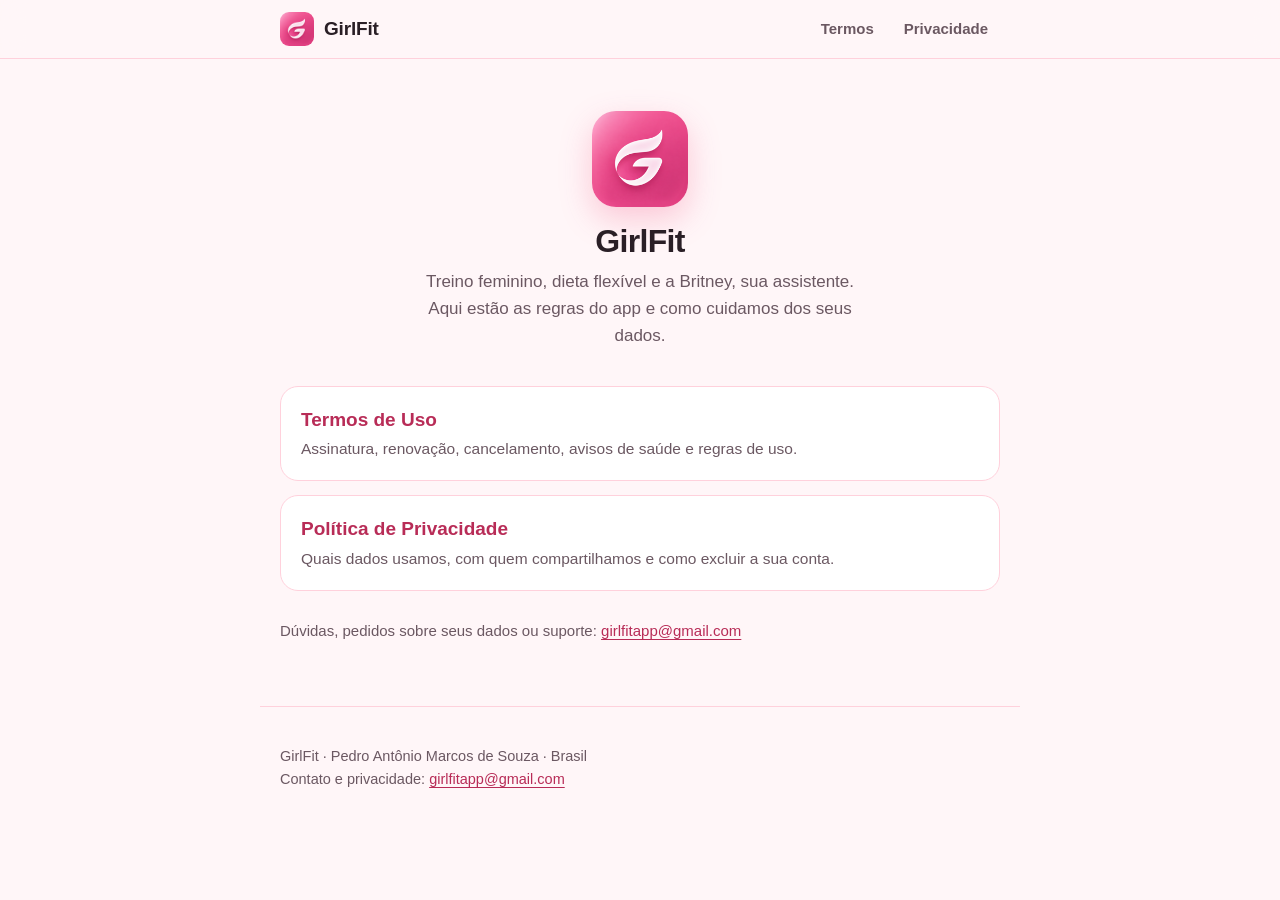
<file: index.html>
<!DOCTYPE html>
<html lang="pt-BR">
<head>
<meta charset="utf-8">
<meta name="viewport" content="width=device-width, initial-scale=1, viewport-fit=cover">
<title>GirlFit · Termos e Privacidade</title>
<meta name="description" content="Termos de Uso e Política de Privacidade do app GirlFit.">
<meta name="theme-color" content="#fff6f8" media="(prefers-color-scheme: light)">
<meta name="theme-color" content="#140f13" media="(prefers-color-scheme: dark)">
<link rel="canonical" href="https://pedrogoat23.github.io/girlfit-legal/">
<link rel="icon" type="image/png" href="assets/favicon.png">
<link rel="apple-touch-icon" href="assets/icon.png">
<link rel="stylesheet" href="assets/style.css">
</head>
<body>
<header class="top"><div class="top-inner">
<a class="brand" href="./"><img src="assets/icon.png" alt="" width="34" height="34"><span>GirlFit</span></a>
<nav aria-label="Páginas"><a href="termos/">Termos</a><a href="privacidade/">Privacidade</a></nav>
</div></header>
<main>
<section class="hero">
<img src="assets/icon.png" alt="Ícone do app GirlFit" width="96" height="96">
<h1>GirlFit</h1>
<p>Treino feminino, dieta flexível e a Britney, sua assistente. Aqui estão as regras do app e como cuidamos dos seus dados.</p>
</section>
<div class="cards">
<a class="card" href="termos/"><strong>Termos de Uso</strong><span>Assinatura, renovação, cancelamento, avisos de saúde e regras de uso.</span></a>
<a class="card" href="privacidade/"><strong>Política de Privacidade</strong><span>Quais dados usamos, com quem compartilhamos e como excluir a sua conta.</span></a>
</div>
<p class="updated">Dúvidas, pedidos sobre seus dados ou suporte: <a href="mailto:girlfitapp@gmail.com">girlfitapp@gmail.com</a></p>
</main>
<footer>
<p>GirlFit · Pedro Antônio Marcos de Souza · Brasil<br>
Contato e privacidade: <a href="mailto:girlfitapp@gmail.com">girlfitapp@gmail.com</a></p>
</footer>
</body>
</html>
</file>
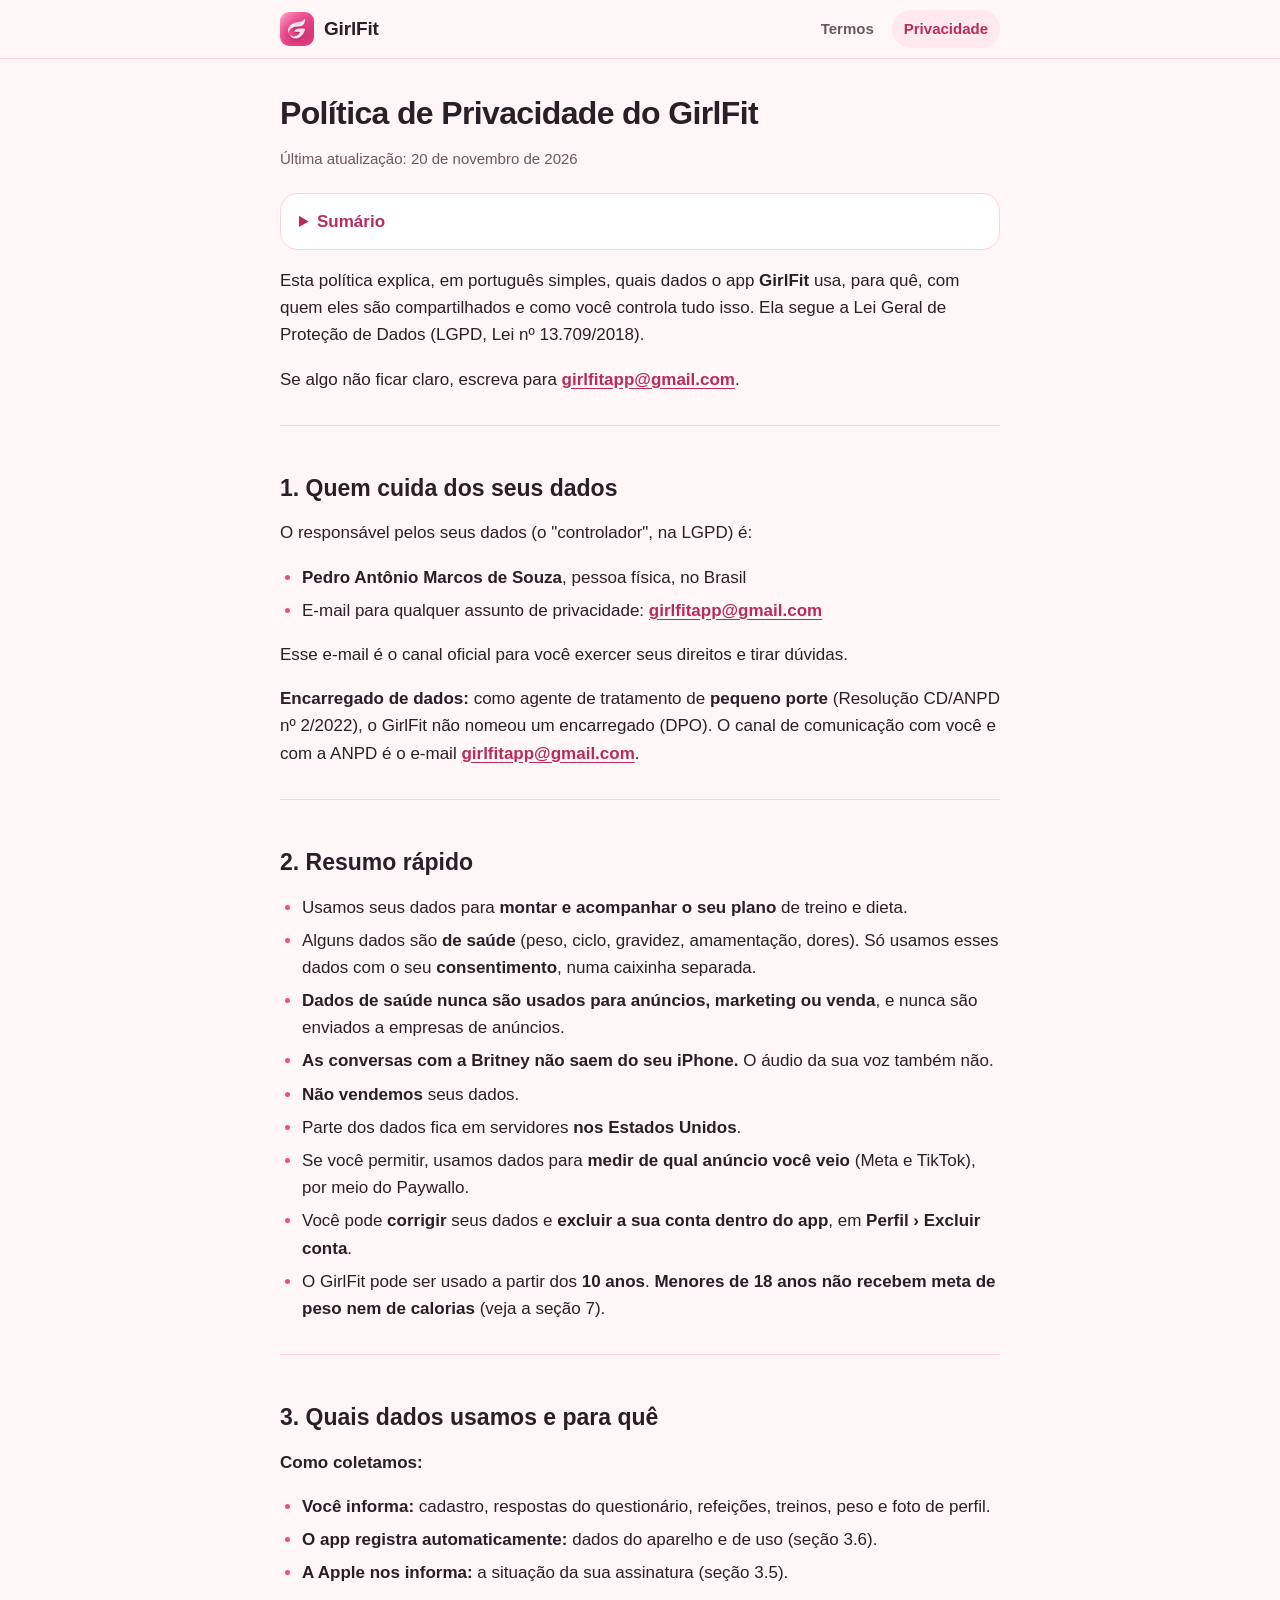
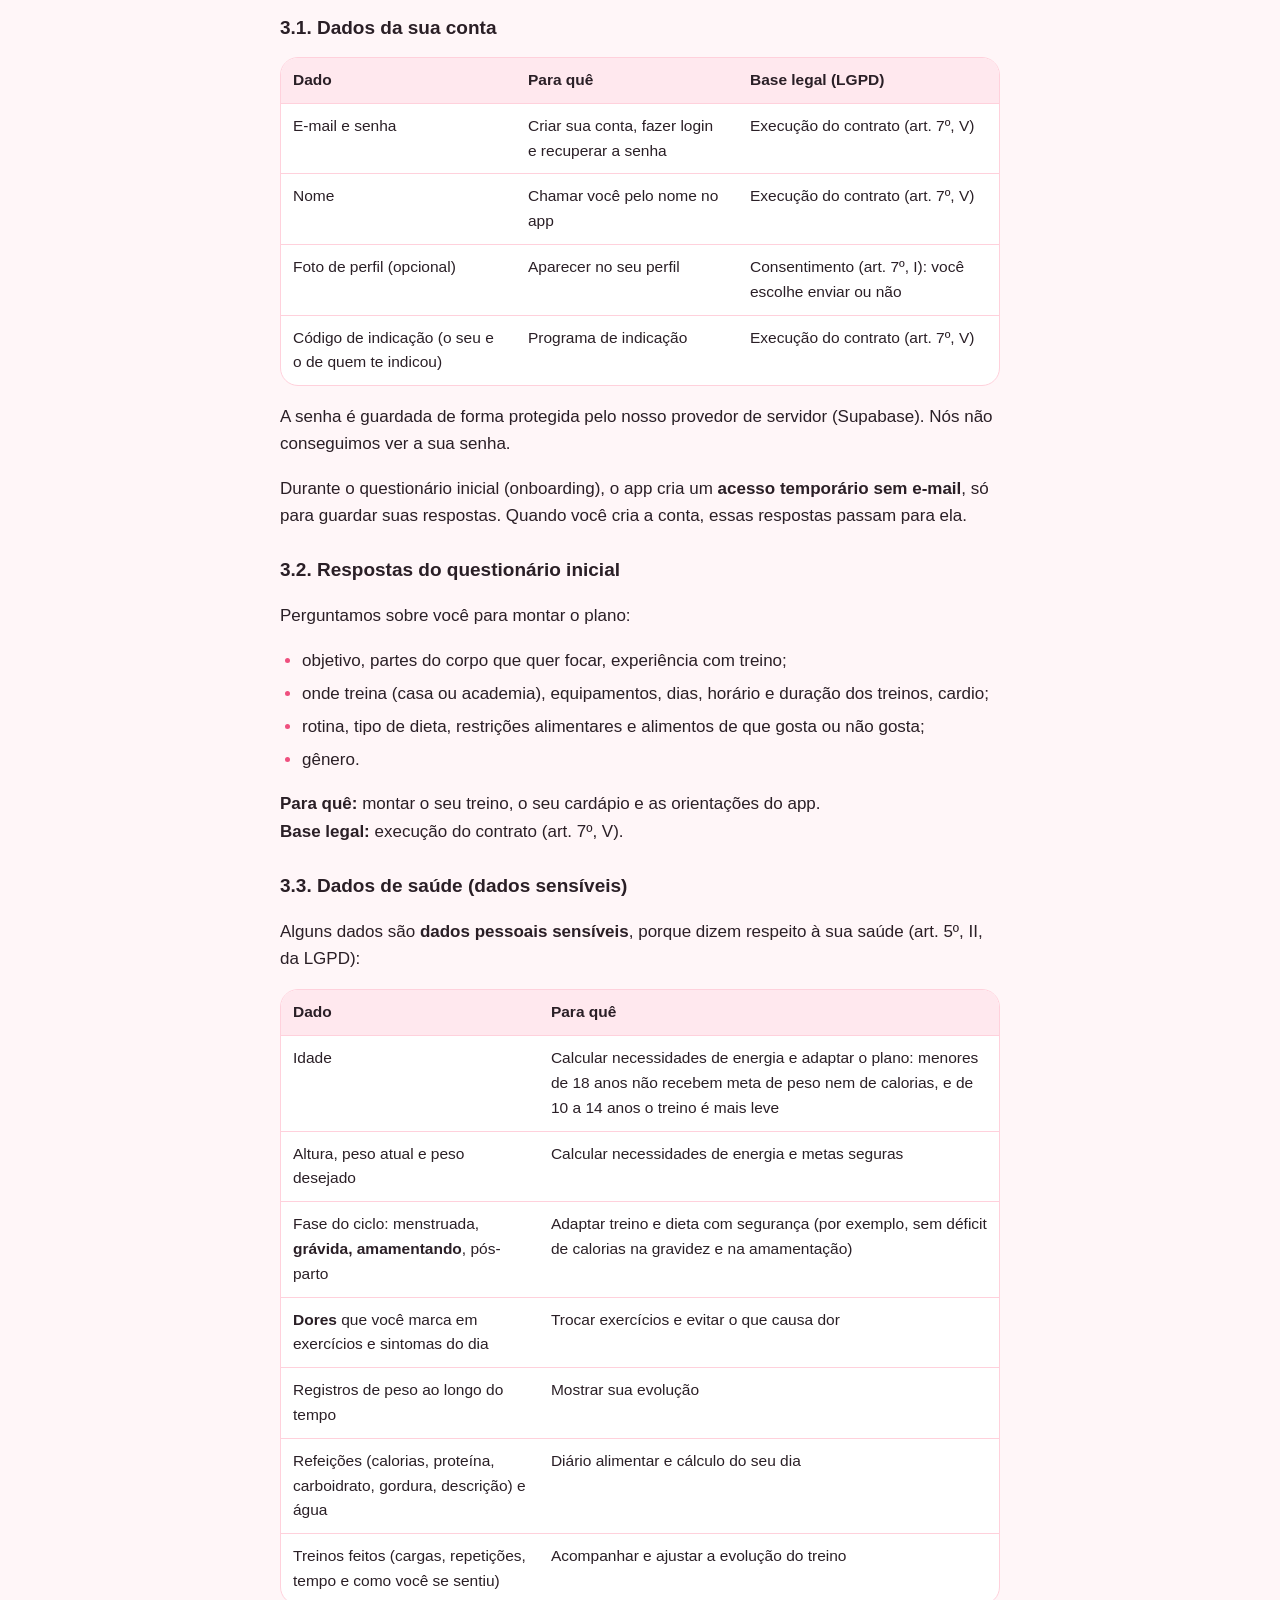
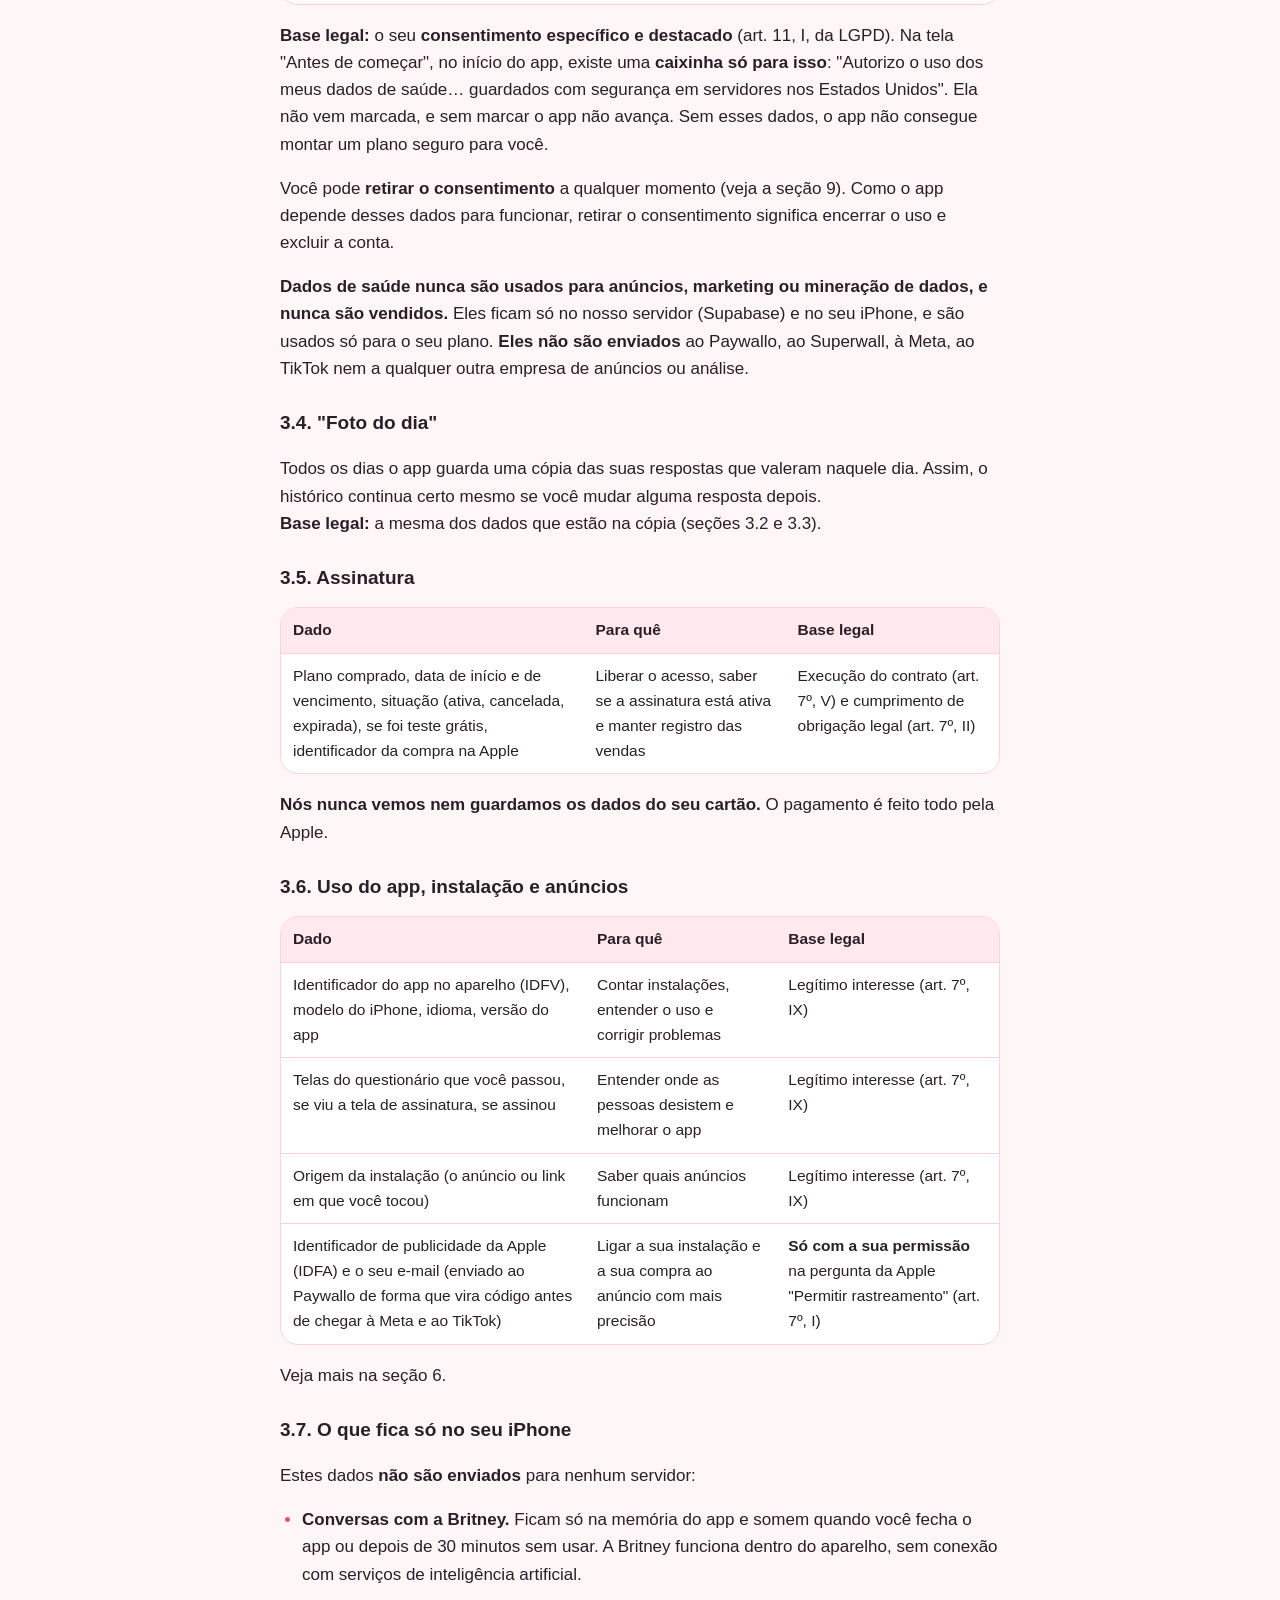
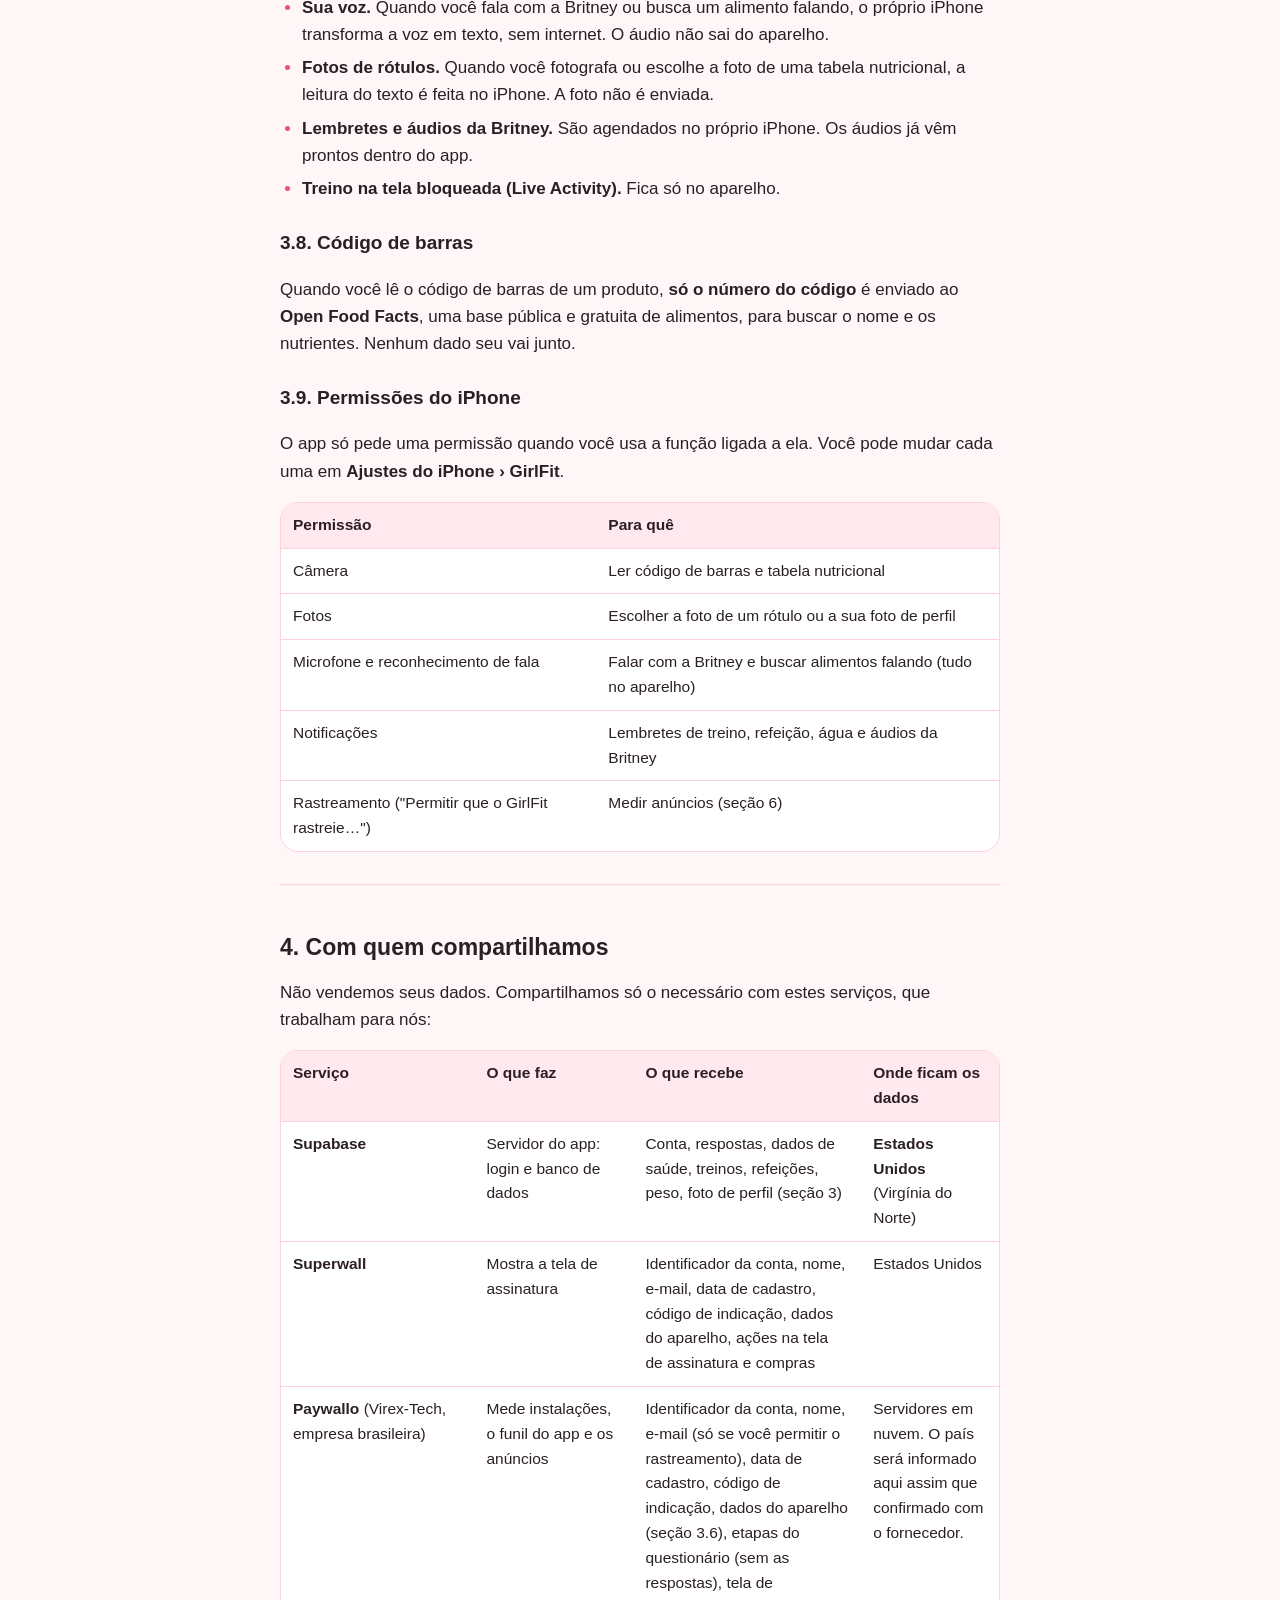
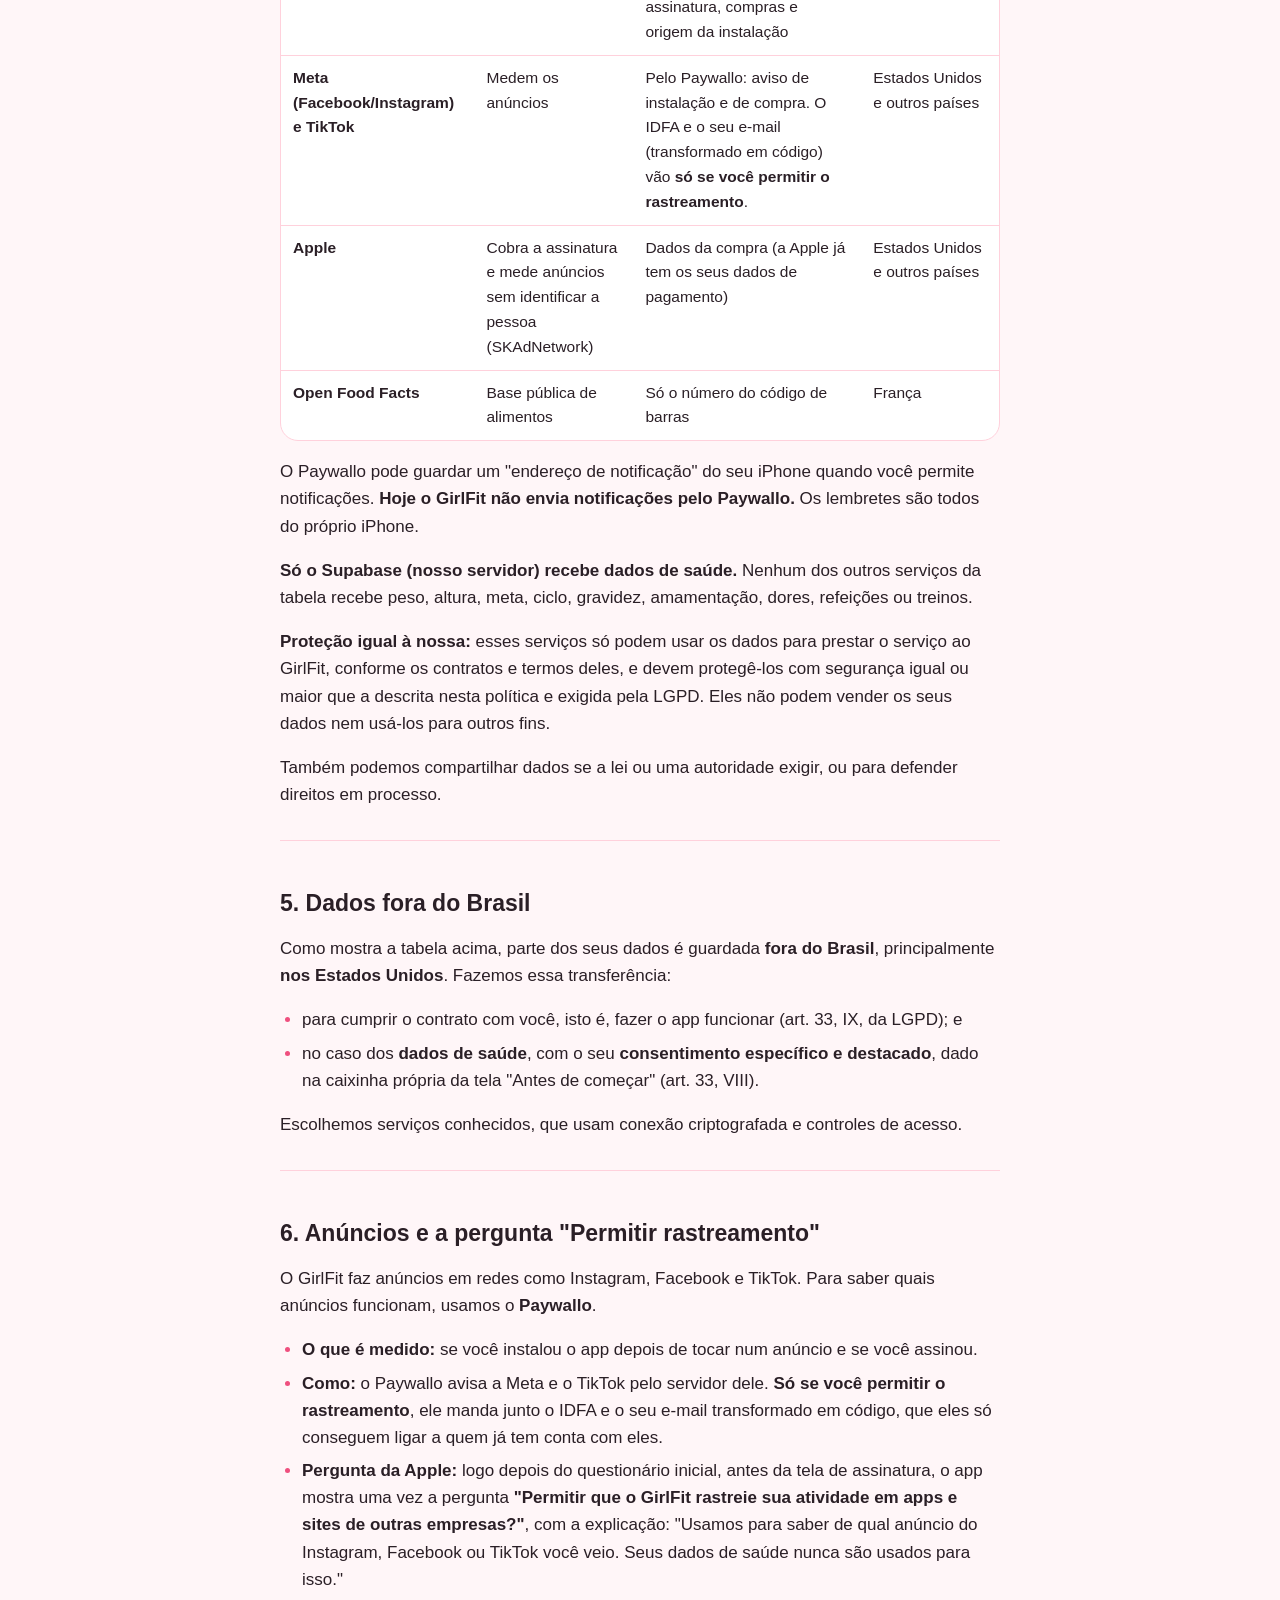
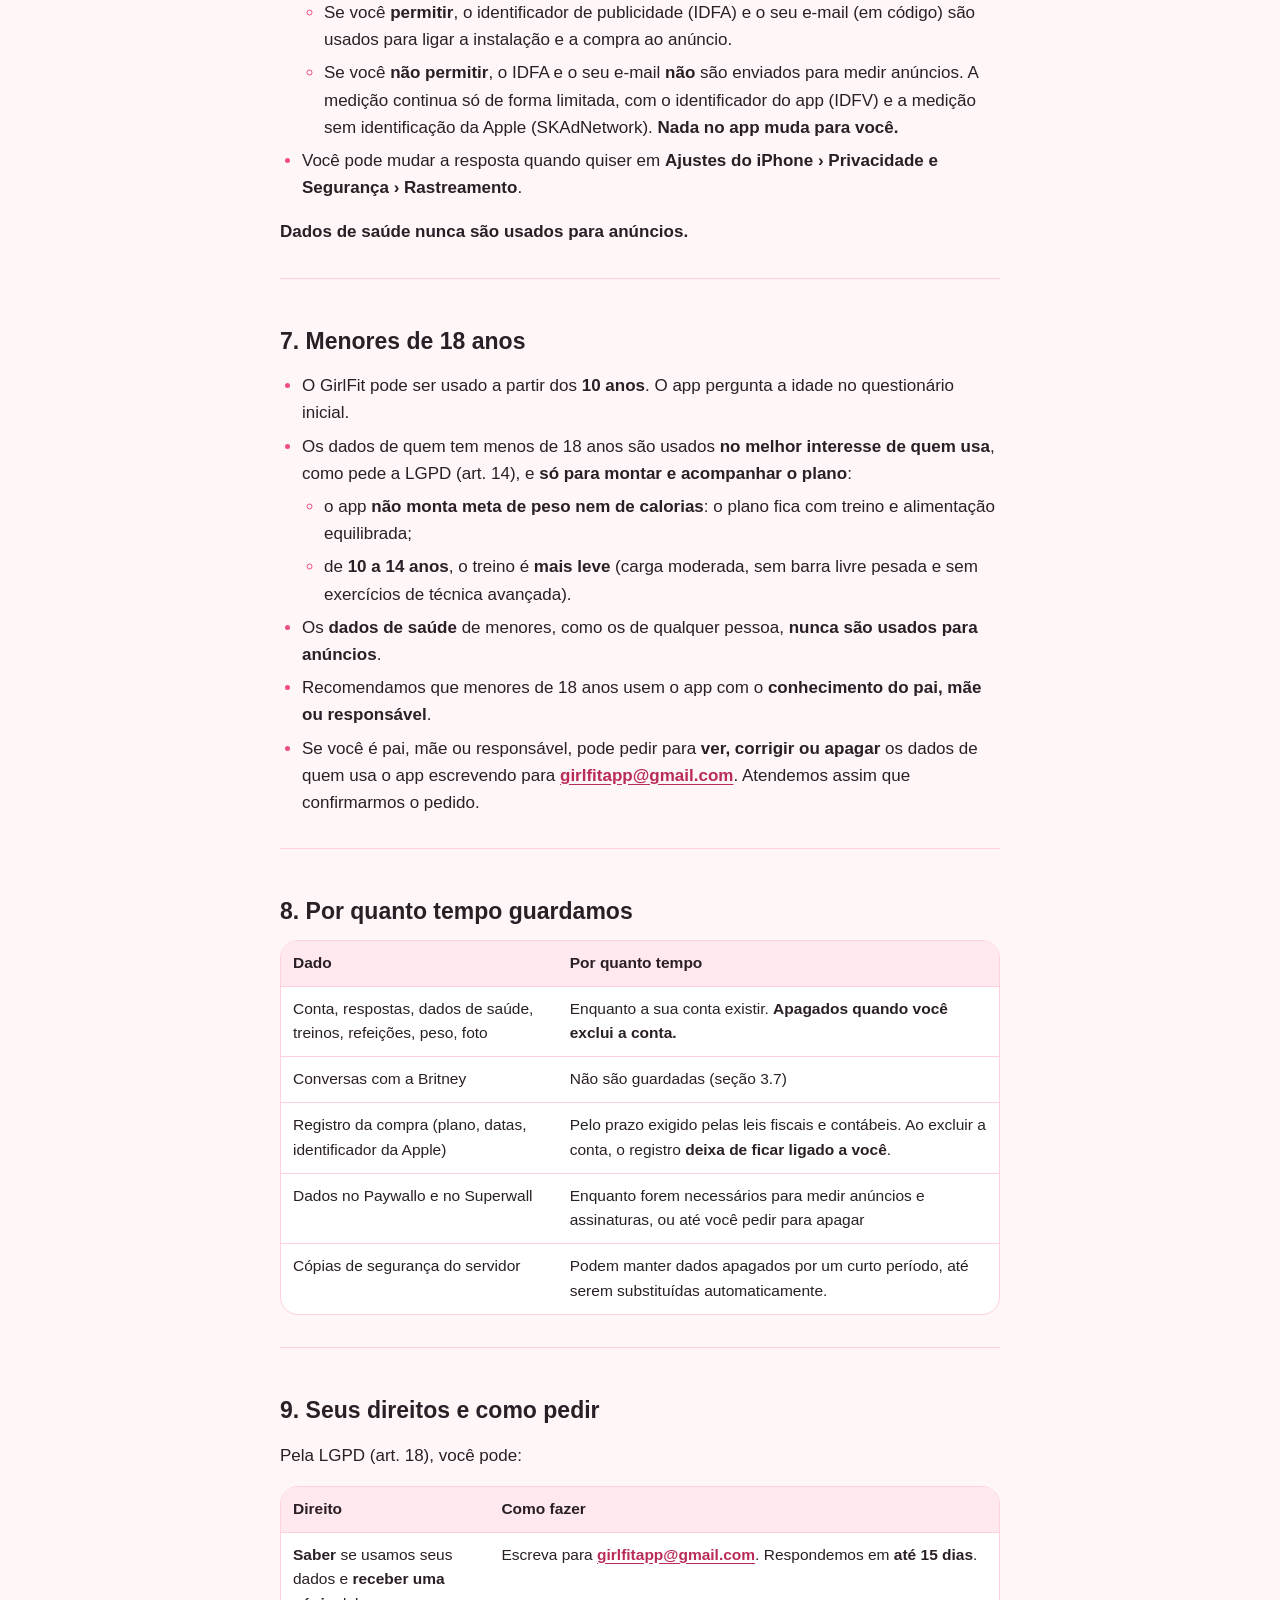
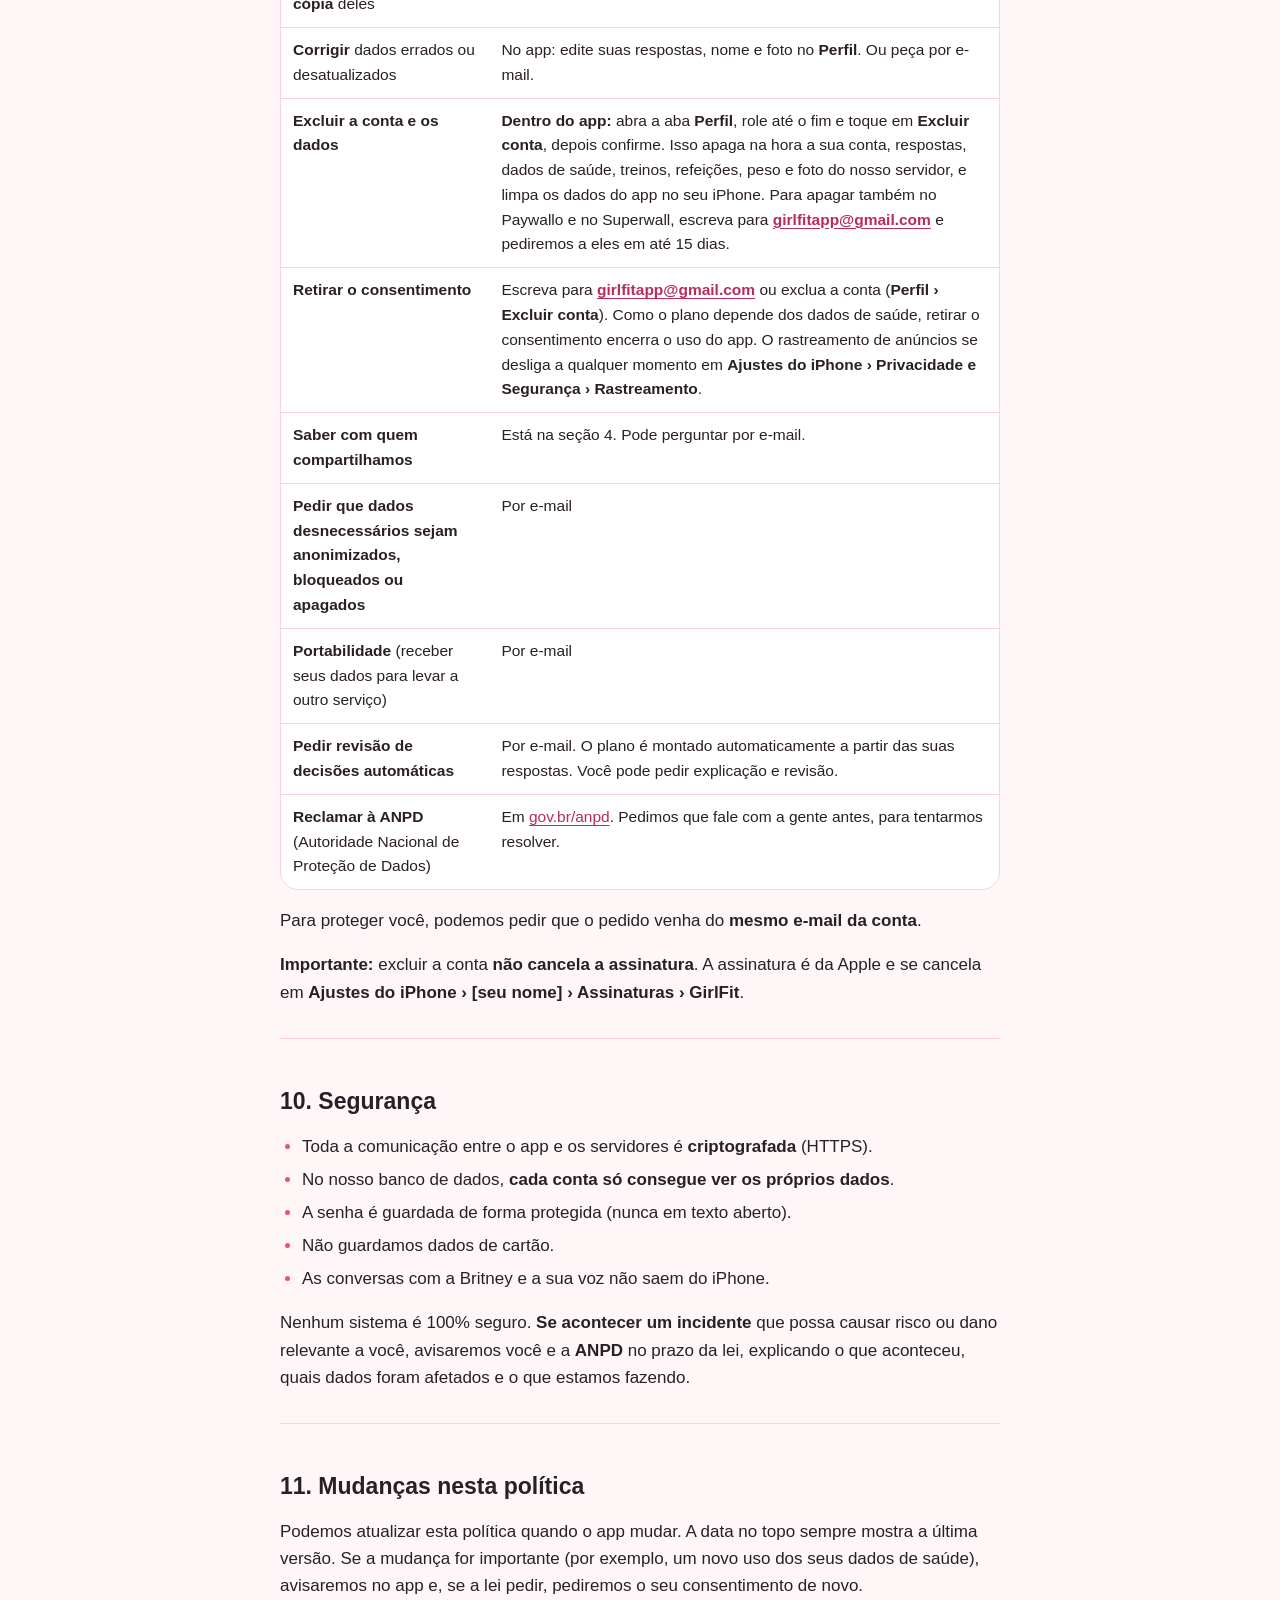
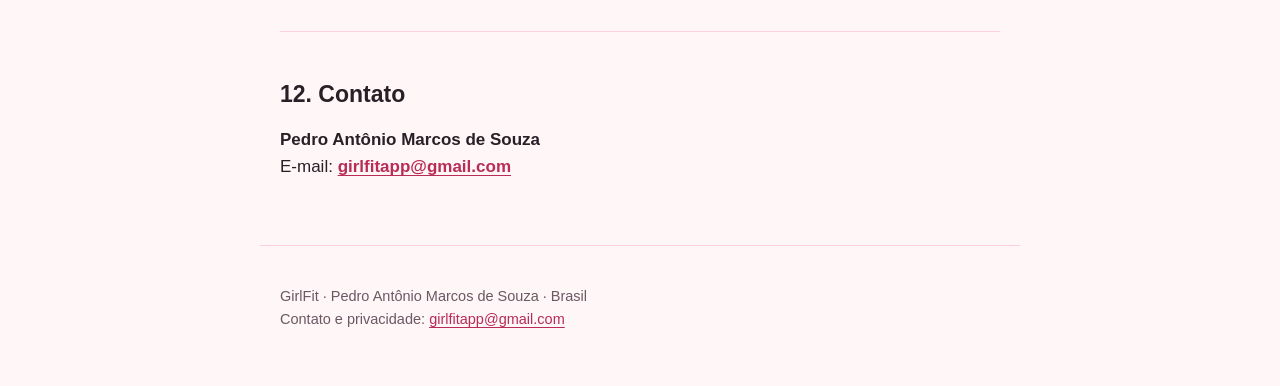
<file: privacidade/index.html>
<!DOCTYPE html>
<html lang="pt-BR">
<head>
<meta charset="utf-8">
<meta name="viewport" content="width=device-width, initial-scale=1, viewport-fit=cover">
<title>Política de Privacidade · GirlFit</title>
<meta name="description" content="Como o app GirlFit cuida dos seus dados.">
<meta name="theme-color" content="#fff6f8" media="(prefers-color-scheme: light)">
<meta name="theme-color" content="#140f13" media="(prefers-color-scheme: dark)">
<link rel="canonical" href="https://pedrogoat23.github.io/girlfit-legal/privacidade/">
<link rel="icon" type="image/png" href="../assets/favicon.png">
<link rel="apple-touch-icon" href="../assets/icon.png">
<link rel="stylesheet" href="../assets/style.css">
</head>
<body>
<header class="top"><div class="top-inner">
<a class="brand" href="../"><img src="../assets/icon.png" alt="" width="34" height="34"><span>GirlFit</span></a>
<nav aria-label="Páginas"><a href="../termos/">Termos</a><a href="../privacidade/" aria-current="page">Privacidade</a></nav>
</div></header>
<main>
<h1>Política de Privacidade do GirlFit</h1>
<p class="updated">Última atualização: 20 de novembro de 2026</p>
<details class="toc"><summary>Sumário</summary><ol><li><a href="#1-quem-cuida-dos-seus-dados">1. Quem cuida dos seus dados</a></li><li><a href="#2-resumo-rapido">2. Resumo rápido</a></li><li><a href="#3-quais-dados-usamos-e-para-que">3. Quais dados usamos e para quê</a></li><li><a href="#4-com-quem-compartilhamos">4. Com quem compartilhamos</a></li><li><a href="#5-dados-fora-do-brasil">5. Dados fora do Brasil</a></li><li><a href="#6-anuncios-e-a-pergunta-permitir-rastreamento">6. Anúncios e a pergunta "Permitir rastreamento"</a></li><li><a href="#7-menores-de-18-anos">7. Menores de 18 anos</a></li><li><a href="#8-por-quanto-tempo-guardamos">8. Por quanto tempo guardamos</a></li><li><a href="#9-seus-direitos-e-como-pedir">9. Seus direitos e como pedir</a></li><li><a href="#10-seguranca">10. Segurança</a></li><li><a href="#11-mudancas-nesta-politica">11. Mudanças nesta política</a></li><li><a href="#12-contato">12. Contato</a></li></ol></details>
<p>Esta política explica, em português simples, quais dados o app <strong>GirlFit</strong> usa, para quê, com quem eles são compartilhados e como você controla tudo isso. Ela segue a Lei Geral de Proteção de Dados (LGPD, Lei nº 13.709/2018).</p>
<p>Se algo não ficar claro, escreva para <strong><a href="mailto:girlfitapp@gmail.com">girlfitapp@gmail.com</a></strong>.</p>
<hr>
<h2 id="1-quem-cuida-dos-seus-dados">1. Quem cuida dos seus dados</h2>
<p>O responsável pelos seus dados (o "controlador", na LGPD) é:</p>
<ul><li><strong>Pedro Antônio Marcos de Souza</strong>, pessoa física, no Brasil</li><li>E-mail para qualquer assunto de privacidade: <strong><a href="mailto:girlfitapp@gmail.com">girlfitapp@gmail.com</a></strong></li></ul>
<p>Esse e-mail é o canal oficial para você exercer seus direitos e tirar dúvidas.</p>
<p><strong>Encarregado de dados:</strong> como agente de tratamento de <strong>pequeno porte</strong> (Resolução CD/ANPD nº 2/2022), o GirlFit não nomeou um encarregado (DPO). O canal de comunicação com você e com a ANPD é o e-mail <strong><a href="mailto:girlfitapp@gmail.com">girlfitapp@gmail.com</a></strong>.</p>
<hr>
<h2 id="2-resumo-rapido">2. Resumo rápido</h2>
<ul><li>Usamos seus dados para <strong>montar e acompanhar o seu plano</strong> de treino e dieta.</li><li>Alguns dados são <strong>de saúde</strong> (peso, ciclo, gravidez, amamentação, dores). Só usamos esses dados com o seu <strong>consentimento</strong>, numa caixinha separada.</li><li><strong>Dados de saúde nunca são usados para anúncios, marketing ou venda</strong>, e nunca são enviados a empresas de anúncios.</li><li><strong>As conversas com a Britney não saem do seu iPhone.</strong> O áudio da sua voz também não.</li><li><strong>Não vendemos</strong> seus dados.</li><li>Parte dos dados fica em servidores <strong>nos Estados Unidos</strong>.</li><li>Se você permitir, usamos dados para <strong>medir de qual anúncio você veio</strong> (Meta e TikTok), por meio do Paywallo.</li><li>Você pode <strong>corrigir</strong> seus dados e <strong>excluir a sua conta dentro do app</strong>, em <strong>Perfil › Excluir conta</strong>.</li><li>O GirlFit pode ser usado a partir dos <strong>10 anos</strong>. <strong>Menores de 18 anos não recebem meta de peso nem de calorias</strong> (veja a seção 7).</li></ul>
<hr>
<h2 id="3-quais-dados-usamos-e-para-que">3. Quais dados usamos e para quê</h2>
<p><strong>Como coletamos:</strong></p>
<ul><li><strong>Você informa:</strong> cadastro, respostas do questionário, refeições, treinos, peso e foto de perfil.</li><li><strong>O app registra automaticamente:</strong> dados do aparelho e de uso (seção 3.6).</li><li><strong>A Apple nos informa:</strong> a situação da sua assinatura (seção 3.5).</li></ul>
<h3 id="3-1-dados-da-sua-conta">3.1. Dados da sua conta</h3>
<table><thead><tr><th>Dado</th><th>Para quê</th><th>Base legal (LGPD)</th></tr></thead><tbody><tr><td data-label="Dado">E-mail e senha</td><td data-label="Para quê">Criar sua conta, fazer login e recuperar a senha</td><td data-label="Base legal (LGPD)">Execução do contrato (art. 7º, V)</td></tr><tr><td data-label="Dado">Nome</td><td data-label="Para quê">Chamar você pelo nome no app</td><td data-label="Base legal (LGPD)">Execução do contrato (art. 7º, V)</td></tr><tr><td data-label="Dado">Foto de perfil (opcional)</td><td data-label="Para quê">Aparecer no seu perfil</td><td data-label="Base legal (LGPD)">Consentimento (art. 7º, I): você escolhe enviar ou não</td></tr><tr><td data-label="Dado">Código de indicação (o seu e o de quem te indicou)</td><td data-label="Para quê">Programa de indicação</td><td data-label="Base legal (LGPD)">Execução do contrato (art. 7º, V)</td></tr></tbody></table>
<p>A senha é guardada de forma protegida pelo nosso provedor de servidor (Supabase). Nós não conseguimos ver a sua senha.</p>
<p>Durante o questionário inicial (onboarding), o app cria um <strong>acesso temporário sem e-mail</strong>, só para guardar suas respostas. Quando você cria a conta, essas respostas passam para ela.</p>
<h3 id="3-2-respostas-do-questionario-inicial">3.2. Respostas do questionário inicial</h3>
<p>Perguntamos sobre você para montar o plano:</p>
<ul><li>objetivo, partes do corpo que quer focar, experiência com treino;</li><li>onde treina (casa ou academia), equipamentos, dias, horário e duração dos treinos, cardio;</li><li>rotina, tipo de dieta, restrições alimentares e alimentos de que gosta ou não gosta;</li><li>gênero.</li></ul>
<p><strong>Para quê:</strong> montar o seu treino, o seu cardápio e as orientações do app.<br><strong>Base legal:</strong> execução do contrato (art. 7º, V).</p>
<h3 id="3-3-dados-de-saude-dados-sensiveis">3.3. Dados de saúde (dados sensíveis)</h3>
<p>Alguns dados são <strong>dados pessoais sensíveis</strong>, porque dizem respeito à sua saúde (art. 5º, II, da LGPD):</p>
<table><thead><tr><th>Dado</th><th>Para quê</th></tr></thead><tbody><tr><td data-label="Dado">Idade</td><td data-label="Para quê">Calcular necessidades de energia e adaptar o plano: menores de 18 anos não recebem meta de peso nem de calorias, e de 10 a 14 anos o treino é mais leve</td></tr><tr><td data-label="Dado">Altura, peso atual e peso desejado</td><td data-label="Para quê">Calcular necessidades de energia e metas seguras</td></tr><tr><td data-label="Dado">Fase do ciclo: menstruada, <strong>grávida, amamentando</strong>, pós-parto</td><td data-label="Para quê">Adaptar treino e dieta com segurança (por exemplo, sem déficit de calorias na gravidez e na amamentação)</td></tr><tr><td data-label="Dado"><strong>Dores</strong> que você marca em exercícios e sintomas do dia</td><td data-label="Para quê">Trocar exercícios e evitar o que causa dor</td></tr><tr><td data-label="Dado">Registros de peso ao longo do tempo</td><td data-label="Para quê">Mostrar sua evolução</td></tr><tr><td data-label="Dado">Refeições (calorias, proteína, carboidrato, gordura, descrição) e água</td><td data-label="Para quê">Diário alimentar e cálculo do seu dia</td></tr><tr><td data-label="Dado">Treinos feitos (cargas, repetições, tempo e como você se sentiu)</td><td data-label="Para quê">Acompanhar e ajustar a evolução do treino</td></tr></tbody></table>
<p><strong>Base legal:</strong> o seu <strong>consentimento específico e destacado</strong> (art. 11, I, da LGPD). Na tela "Antes de começar", no início do app, existe uma <strong>caixinha só para isso</strong>: "Autorizo o uso dos meus dados de saúde… guardados com segurança em servidores nos Estados Unidos". Ela não vem marcada, e sem marcar o app não avança. Sem esses dados, o app não consegue montar um plano seguro para você.</p>
<p>Você pode <strong>retirar o consentimento</strong> a qualquer momento (veja a seção 9). Como o app depende desses dados para funcionar, retirar o consentimento significa encerrar o uso e excluir a conta.</p>
<p><strong>Dados de saúde nunca são usados para anúncios, marketing ou mineração de dados, e nunca são vendidos.</strong> Eles ficam só no nosso servidor (Supabase) e no seu iPhone, e são usados só para o seu plano. <strong>Eles não são enviados</strong> ao Paywallo, ao Superwall, à Meta, ao TikTok nem a qualquer outra empresa de anúncios ou análise.</p>
<h3 id="3-4-foto-do-dia">3.4. "Foto do dia"</h3>
<p>Todos os dias o app guarda uma cópia das suas respostas que valeram naquele dia. Assim, o histórico continua certo mesmo se você mudar alguma resposta depois.<br><strong>Base legal:</strong> a mesma dos dados que estão na cópia (seções 3.2 e 3.3).</p>
<h3 id="3-5-assinatura">3.5. Assinatura</h3>
<table><thead><tr><th>Dado</th><th>Para quê</th><th>Base legal</th></tr></thead><tbody><tr><td data-label="Dado">Plano comprado, data de início e de vencimento, situação (ativa, cancelada, expirada), se foi teste grátis, identificador da compra na Apple</td><td data-label="Para quê">Liberar o acesso, saber se a assinatura está ativa e manter registro das vendas</td><td data-label="Base legal">Execução do contrato (art. 7º, V) e cumprimento de obrigação legal (art. 7º, II)</td></tr></tbody></table>
<p><strong>Nós nunca vemos nem guardamos os dados do seu cartão.</strong> O pagamento é feito todo pela Apple.</p>
<h3 id="3-6-uso-do-app-instalacao-e-anuncios">3.6. Uso do app, instalação e anúncios</h3>
<table><thead><tr><th>Dado</th><th>Para quê</th><th>Base legal</th></tr></thead><tbody><tr><td data-label="Dado">Identificador do app no aparelho (IDFV), modelo do iPhone, idioma, versão do app</td><td data-label="Para quê">Contar instalações, entender o uso e corrigir problemas</td><td data-label="Base legal">Legítimo interesse (art. 7º, IX)</td></tr><tr><td data-label="Dado">Telas do questionário que você passou, se viu a tela de assinatura, se assinou</td><td data-label="Para quê">Entender onde as pessoas desistem e melhorar o app</td><td data-label="Base legal">Legítimo interesse (art. 7º, IX)</td></tr><tr><td data-label="Dado">Origem da instalação (o anúncio ou link em que você tocou)</td><td data-label="Para quê">Saber quais anúncios funcionam</td><td data-label="Base legal">Legítimo interesse (art. 7º, IX)</td></tr><tr><td data-label="Dado">Identificador de publicidade da Apple (IDFA) e o seu e-mail (enviado ao Paywallo de forma que vira código antes de chegar à Meta e ao TikTok)</td><td data-label="Para quê">Ligar a sua instalação e a sua compra ao anúncio com mais precisão</td><td data-label="Base legal"><strong>Só com a sua permissão</strong> na pergunta da Apple "Permitir rastreamento" (art. 7º, I)</td></tr></tbody></table>
<p>Veja mais na seção 6.</p>
<h3 id="3-7-o-que-fica-so-no-seu-iphone">3.7. O que fica só no seu iPhone</h3>
<p>Estes dados <strong>não são enviados</strong> para nenhum servidor:</p>
<ul><li><strong>Conversas com a Britney.</strong> Ficam só na memória do app e somem quando você fecha o app ou depois de 30 minutos sem usar. A Britney funciona dentro do aparelho, sem conexão com serviços de inteligência artificial.</li><li><strong>Sua voz.</strong> Quando você fala com a Britney ou busca um alimento falando, o próprio iPhone transforma a voz em texto, sem internet. O áudio não sai do aparelho.</li><li><strong>Fotos de rótulos.</strong> Quando você fotografa ou escolhe a foto de uma tabela nutricional, a leitura do texto é feita no iPhone. A foto não é enviada.</li><li><strong>Lembretes e áudios da Britney.</strong> São agendados no próprio iPhone. Os áudios já vêm prontos dentro do app.</li><li><strong>Treino na tela bloqueada (Live Activity).</strong> Fica só no aparelho.</li></ul>
<h3 id="3-8-codigo-de-barras">3.8. Código de barras</h3>
<p>Quando você lê o código de barras de um produto, <strong>só o número do código</strong> é enviado ao <strong>Open Food Facts</strong>, uma base pública e gratuita de alimentos, para buscar o nome e os nutrientes. Nenhum dado seu vai junto.</p>
<h3 id="3-9-permissoes-do-iphone">3.9. Permissões do iPhone</h3>
<p>O app só pede uma permissão quando você usa a função ligada a ela. Você pode mudar cada uma em <strong>Ajustes do iPhone › GirlFit</strong>.</p>
<table><thead><tr><th>Permissão</th><th>Para quê</th></tr></thead><tbody><tr><td data-label="Permissão">Câmera</td><td data-label="Para quê">Ler código de barras e tabela nutricional</td></tr><tr><td data-label="Permissão">Fotos</td><td data-label="Para quê">Escolher a foto de um rótulo ou a sua foto de perfil</td></tr><tr><td data-label="Permissão">Microfone e reconhecimento de fala</td><td data-label="Para quê">Falar com a Britney e buscar alimentos falando (tudo no aparelho)</td></tr><tr><td data-label="Permissão">Notificações</td><td data-label="Para quê">Lembretes de treino, refeição, água e áudios da Britney</td></tr><tr><td data-label="Permissão">Rastreamento ("Permitir que o GirlFit rastreie…")</td><td data-label="Para quê">Medir anúncios (seção 6)</td></tr></tbody></table>
<hr>
<h2 id="4-com-quem-compartilhamos">4. Com quem compartilhamos</h2>
<p>Não vendemos seus dados. Compartilhamos só o necessário com estes serviços, que trabalham para nós:</p>
<table><thead><tr><th>Serviço</th><th>O que faz</th><th>O que recebe</th><th>Onde ficam os dados</th></tr></thead><tbody><tr><td data-label="Serviço"><strong>Supabase</strong></td><td data-label="O que faz">Servidor do app: login e banco de dados</td><td data-label="O que recebe">Conta, respostas, dados de saúde, treinos, refeições, peso, foto de perfil (seção 3)</td><td data-label="Onde ficam os dados"><strong>Estados Unidos</strong> (Virgínia do Norte)</td></tr><tr><td data-label="Serviço"><strong>Superwall</strong></td><td data-label="O que faz">Mostra a tela de assinatura</td><td data-label="O que recebe">Identificador da conta, nome, e-mail, data de cadastro, código de indicação, dados do aparelho, ações na tela de assinatura e compras</td><td data-label="Onde ficam os dados">Estados Unidos</td></tr><tr><td data-label="Serviço"><strong>Paywallo</strong> (Virex-Tech, empresa brasileira)</td><td data-label="O que faz">Mede instalações, o funil do app e os anúncios</td><td data-label="O que recebe">Identificador da conta, nome, e-mail (só se você permitir o rastreamento), data de cadastro, código de indicação, dados do aparelho (seção 3.6), etapas do questionário (sem as respostas), tela de assinatura, compras e origem da instalação</td><td data-label="Onde ficam os dados">Servidores em nuvem. O país será informado aqui assim que confirmado com o fornecedor.</td></tr><tr><td data-label="Serviço"><strong>Meta (Facebook/Instagram) e TikTok</strong></td><td data-label="O que faz">Medem os anúncios</td><td data-label="O que recebe">Pelo Paywallo: aviso de instalação e de compra. O IDFA e o seu e-mail (transformado em código) vão <strong>só se você permitir o rastreamento</strong>.</td><td data-label="Onde ficam os dados">Estados Unidos e outros países</td></tr><tr><td data-label="Serviço"><strong>Apple</strong></td><td data-label="O que faz">Cobra a assinatura e mede anúncios sem identificar a pessoa (SKAdNetwork)</td><td data-label="O que recebe">Dados da compra (a Apple já tem os seus dados de pagamento)</td><td data-label="Onde ficam os dados">Estados Unidos e outros países</td></tr><tr><td data-label="Serviço"><strong>Open Food Facts</strong></td><td data-label="O que faz">Base pública de alimentos</td><td data-label="O que recebe">Só o número do código de barras</td><td data-label="Onde ficam os dados">França</td></tr></tbody></table>
<p>O Paywallo pode guardar um "endereço de notificação" do seu iPhone quando você permite notificações. <strong>Hoje o GirlFit não envia notificações pelo Paywallo.</strong> Os lembretes são todos do próprio iPhone.</p>
<p><strong>Só o Supabase (nosso servidor) recebe dados de saúde.</strong> Nenhum dos outros serviços da tabela recebe peso, altura, meta, ciclo, gravidez, amamentação, dores, refeições ou treinos.</p>
<p><strong>Proteção igual à nossa:</strong> esses serviços só podem usar os dados para prestar o serviço ao GirlFit, conforme os contratos e termos deles, e devem protegê-los com segurança igual ou maior que a descrita nesta política e exigida pela LGPD. Eles não podem vender os seus dados nem usá-los para outros fins.</p>
<p>Também podemos compartilhar dados se a lei ou uma autoridade exigir, ou para defender direitos em processo.</p>
<hr>
<h2 id="5-dados-fora-do-brasil">5. Dados fora do Brasil</h2>
<p>Como mostra a tabela acima, parte dos seus dados é guardada <strong>fora do Brasil</strong>, principalmente <strong>nos Estados Unidos</strong>. Fazemos essa transferência:</p>
<ul><li>para cumprir o contrato com você, isto é, fazer o app funcionar (art. 33, IX, da LGPD); e</li><li>no caso dos <strong>dados de saúde</strong>, com o seu <strong>consentimento específico e destacado</strong>, dado na caixinha própria da tela "Antes de começar" (art. 33, VIII).</li></ul>
<p>Escolhemos serviços conhecidos, que usam conexão criptografada e controles de acesso.</p>
<hr>
<h2 id="6-anuncios-e-a-pergunta-permitir-rastreamento">6. Anúncios e a pergunta "Permitir rastreamento"</h2>
<p>O GirlFit faz anúncios em redes como Instagram, Facebook e TikTok. Para saber quais anúncios funcionam, usamos o <strong>Paywallo</strong>.</p>
<ul><li><strong>O que é medido:</strong> se você instalou o app depois de tocar num anúncio e se você assinou.</li><li><strong>Como:</strong> o Paywallo avisa a Meta e o TikTok pelo servidor dele. <strong>Só se você permitir o rastreamento</strong>, ele manda junto o IDFA e o seu e-mail transformado em código, que eles só conseguem ligar a quem já tem conta com eles.</li><li><strong>Pergunta da Apple:</strong> logo depois do questionário inicial, antes da tela de assinatura, o app mostra uma vez a pergunta <strong>"Permitir que o GirlFit rastreie sua atividade em apps e sites de outras empresas?"</strong>, com a explicação: "Usamos para saber de qual anúncio do Instagram, Facebook ou TikTok você veio. Seus dados de saúde nunca são usados para isso."<ul><li>Se você <strong>permitir</strong>, o identificador de publicidade (IDFA) e o seu e-mail (em código) são usados para ligar a instalação e a compra ao anúncio.</li><li>Se você <strong>não permitir</strong>, o IDFA e o seu e-mail <strong>não</strong> são enviados para medir anúncios. A medição continua só de forma limitada, com o identificador do app (IDFV) e a medição sem identificação da Apple (SKAdNetwork). <strong>Nada no app muda para você.</strong></li></ul></li><li>Você pode mudar a resposta quando quiser em <strong>Ajustes do iPhone › Privacidade e Segurança › Rastreamento</strong>.</li></ul>
<p><strong>Dados de saúde nunca são usados para anúncios.</strong></p>
<hr>
<h2 id="7-menores-de-18-anos">7. Menores de 18 anos</h2>
<ul><li>O GirlFit pode ser usado a partir dos <strong>10 anos</strong>. O app pergunta a idade no questionário inicial.</li><li>Os dados de quem tem menos de 18 anos são usados <strong>no melhor interesse de quem usa</strong>, como pede a LGPD (art. 14), e <strong>só para montar e acompanhar o plano</strong>:<ul><li>o app <strong>não monta meta de peso nem de calorias</strong>: o plano fica com treino e alimentação equilibrada;</li><li>de <strong>10 a 14 anos</strong>, o treino é <strong>mais leve</strong> (carga moderada, sem barra livre pesada e sem exercícios de técnica avançada).</li></ul></li><li>Os <strong>dados de saúde</strong> de menores, como os de qualquer pessoa, <strong>nunca são usados para anúncios</strong>.</li><li>Recomendamos que menores de 18 anos usem o app com o <strong>conhecimento do pai, mãe ou responsável</strong>.</li><li>Se você é pai, mãe ou responsável, pode pedir para <strong>ver, corrigir ou apagar</strong> os dados de quem usa o app escrevendo para <strong><a href="mailto:girlfitapp@gmail.com">girlfitapp@gmail.com</a></strong>. Atendemos assim que confirmarmos o pedido.</li></ul>
<hr>
<h2 id="8-por-quanto-tempo-guardamos">8. Por quanto tempo guardamos</h2>
<table><thead><tr><th>Dado</th><th>Por quanto tempo</th></tr></thead><tbody><tr><td data-label="Dado">Conta, respostas, dados de saúde, treinos, refeições, peso, foto</td><td data-label="Por quanto tempo">Enquanto a sua conta existir. <strong>Apagados quando você exclui a conta.</strong></td></tr><tr><td data-label="Dado">Conversas com a Britney</td><td data-label="Por quanto tempo">Não são guardadas (seção 3.7)</td></tr><tr><td data-label="Dado">Registro da compra (plano, datas, identificador da Apple)</td><td data-label="Por quanto tempo">Pelo prazo exigido pelas leis fiscais e contábeis. Ao excluir a conta, o registro <strong>deixa de ficar ligado a você</strong>.</td></tr><tr><td data-label="Dado">Dados no Paywallo e no Superwall</td><td data-label="Por quanto tempo">Enquanto forem necessários para medir anúncios e assinaturas, ou até você pedir para apagar</td></tr><tr><td data-label="Dado">Cópias de segurança do servidor</td><td data-label="Por quanto tempo">Podem manter dados apagados por um curto período, até serem substituídas automaticamente.</td></tr></tbody></table>
<hr>
<h2 id="9-seus-direitos-e-como-pedir">9. Seus direitos e como pedir</h2>
<p>Pela LGPD (art. 18), você pode:</p>
<table><thead><tr><th>Direito</th><th>Como fazer</th></tr></thead><tbody><tr><td data-label="Direito"><strong>Saber</strong> se usamos seus dados e <strong>receber uma cópia</strong> deles</td><td data-label="Como fazer">Escreva para <strong><a href="mailto:girlfitapp@gmail.com">girlfitapp@gmail.com</a></strong>. Respondemos em <strong>até 15 dias</strong>.</td></tr><tr><td data-label="Direito"><strong>Corrigir</strong> dados errados ou desatualizados</td><td data-label="Como fazer">No app: edite suas respostas, nome e foto no <strong>Perfil</strong>. Ou peça por e-mail.</td></tr><tr><td data-label="Direito"><strong>Excluir a conta e os dados</strong></td><td data-label="Como fazer"><strong>Dentro do app:</strong> abra a aba <strong>Perfil</strong>, role até o fim e toque em <strong>Excluir conta</strong>, depois confirme. Isso apaga na hora a sua conta, respostas, dados de saúde, treinos, refeições, peso e foto do nosso servidor, e limpa os dados do app no seu iPhone. Para apagar também no Paywallo e no Superwall, escreva para <strong><a href="mailto:girlfitapp@gmail.com">girlfitapp@gmail.com</a></strong> e pediremos a eles em até 15 dias.</td></tr><tr><td data-label="Direito"><strong>Retirar o consentimento</strong></td><td data-label="Como fazer">Escreva para <strong><a href="mailto:girlfitapp@gmail.com">girlfitapp@gmail.com</a></strong> ou exclua a conta (<strong>Perfil › Excluir conta</strong>). Como o plano depende dos dados de saúde, retirar o consentimento encerra o uso do app. O rastreamento de anúncios se desliga a qualquer momento em <strong>Ajustes do iPhone › Privacidade e Segurança › Rastreamento</strong>.</td></tr><tr><td data-label="Direito"><strong>Saber com quem compartilhamos</strong></td><td data-label="Como fazer">Está na seção 4. Pode perguntar por e-mail.</td></tr><tr><td data-label="Direito"><strong>Pedir que dados desnecessários sejam anonimizados, bloqueados ou apagados</strong></td><td data-label="Como fazer">Por e-mail</td></tr><tr><td data-label="Direito"><strong>Portabilidade</strong> (receber seus dados para levar a outro serviço)</td><td data-label="Como fazer">Por e-mail</td></tr><tr><td data-label="Direito"><strong>Pedir revisão de decisões automáticas</strong></td><td data-label="Como fazer">Por e-mail. O plano é montado automaticamente a partir das suas respostas. Você pode pedir explicação e revisão.</td></tr><tr><td data-label="Direito"><strong>Reclamar à ANPD</strong> (Autoridade Nacional de Proteção de Dados)</td><td data-label="Como fazer">Em <a href="https://www.gov.br/anpd">gov.br/anpd</a>. Pedimos que fale com a gente antes, para tentarmos resolver.</td></tr></tbody></table>
<p>Para proteger você, podemos pedir que o pedido venha do <strong>mesmo e-mail da conta</strong>.</p>
<p><strong>Importante:</strong> excluir a conta <strong>não cancela a assinatura</strong>. A assinatura é da Apple e se cancela em <strong>Ajustes do iPhone › [seu nome] › Assinaturas › GirlFit</strong>.</p>
<hr>
<h2 id="10-seguranca">10. Segurança</h2>
<ul><li>Toda a comunicação entre o app e os servidores é <strong>criptografada</strong> (HTTPS).</li><li>No nosso banco de dados, <strong>cada conta só consegue ver os próprios dados</strong>.</li><li>A senha é guardada de forma protegida (nunca em texto aberto).</li><li>Não guardamos dados de cartão.</li><li>As conversas com a Britney e a sua voz não saem do iPhone.</li></ul>
<p>Nenhum sistema é 100% seguro. <strong>Se acontecer um incidente</strong> que possa causar risco ou dano relevante a você, avisaremos você e a <strong>ANPD</strong> no prazo da lei, explicando o que aconteceu, quais dados foram afetados e o que estamos fazendo.</p>
<hr>
<h2 id="11-mudancas-nesta-politica">11. Mudanças nesta política</h2>
<p>Podemos atualizar esta política quando o app mudar. A data no topo sempre mostra a última versão. Se a mudança for importante (por exemplo, um novo uso dos seus dados de saúde), avisaremos no app e, se a lei pedir, pediremos o seu consentimento de novo.</p>
<hr>
<h2 id="12-contato">12. Contato</h2>
<p><strong>Pedro Antônio Marcos de Souza</strong><br>E-mail: <strong><a href="mailto:girlfitapp@gmail.com">girlfitapp@gmail.com</a></strong></p>
</main>
<footer>
<p>GirlFit · Pedro Antônio Marcos de Souza · Brasil<br>
Contato e privacidade: <a href="mailto:girlfitapp@gmail.com">girlfitapp@gmail.com</a></p>
</footer>
</body>
</html>
</file>
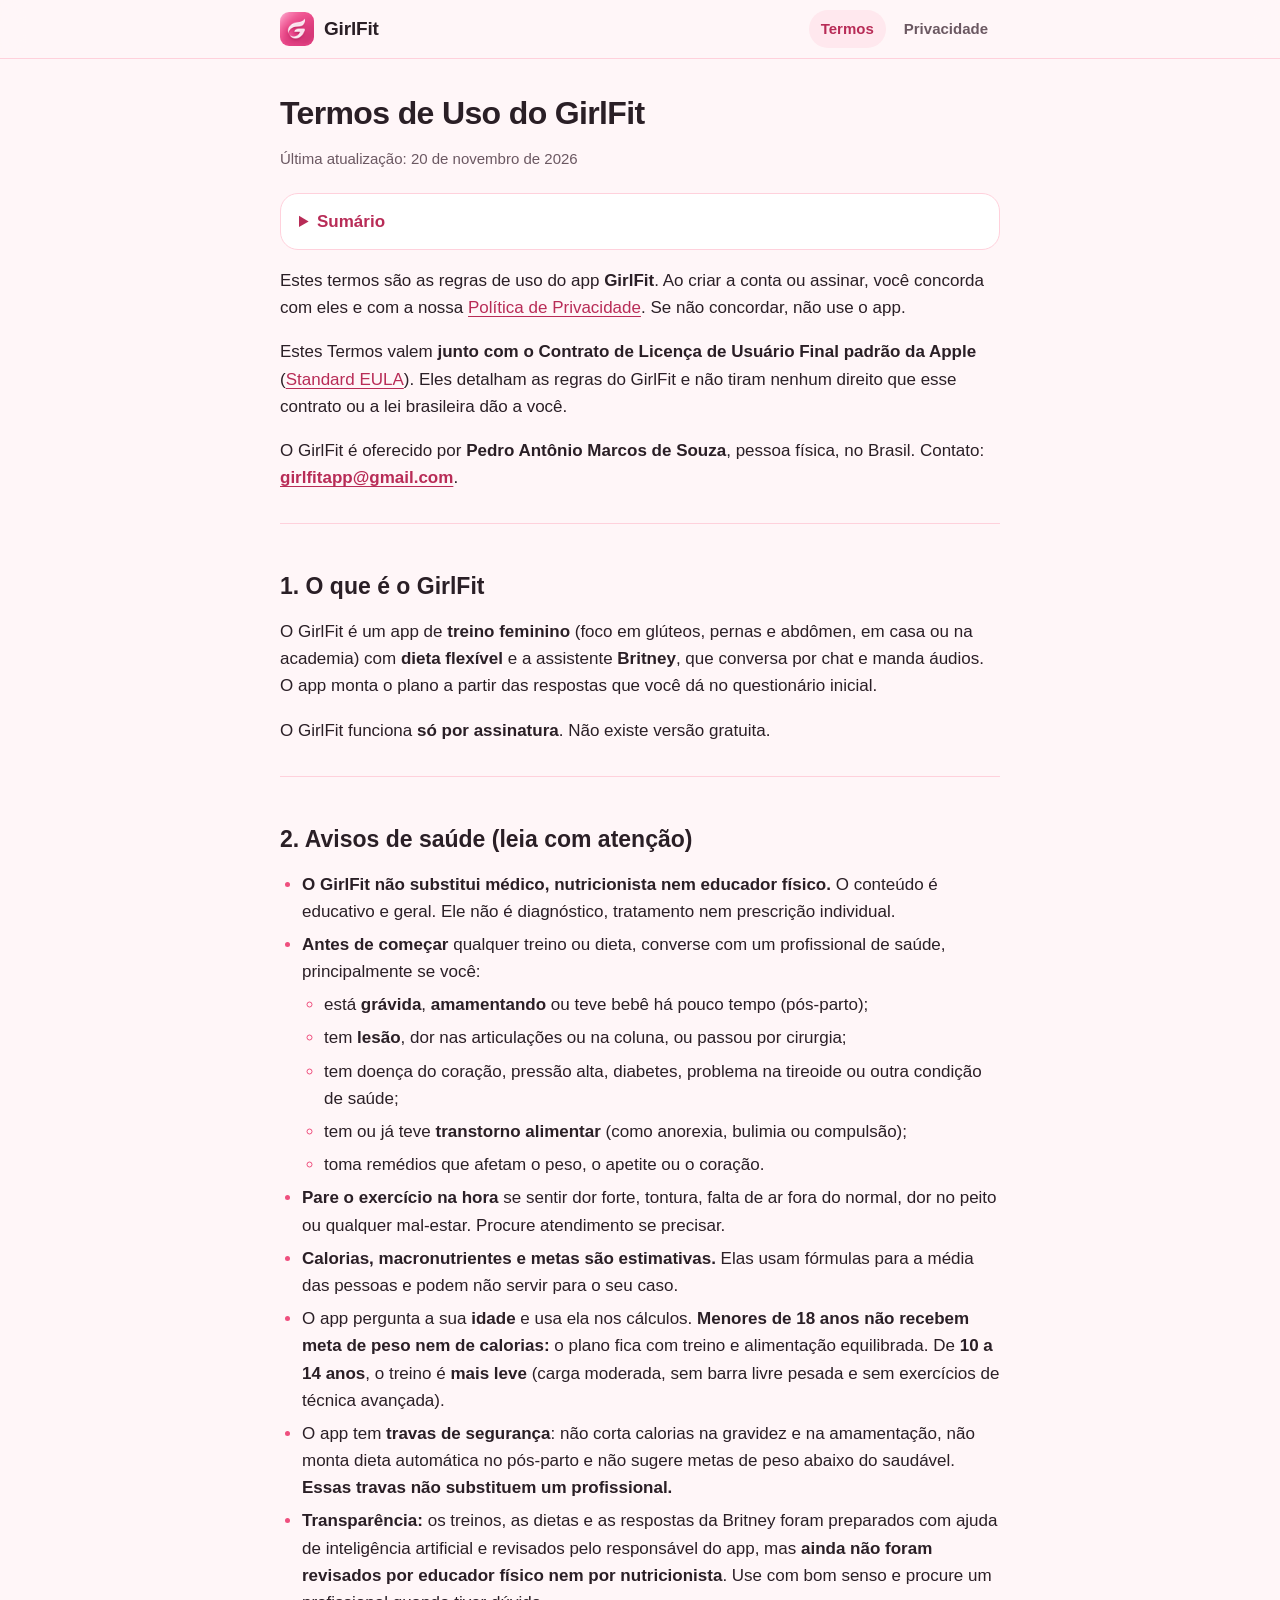
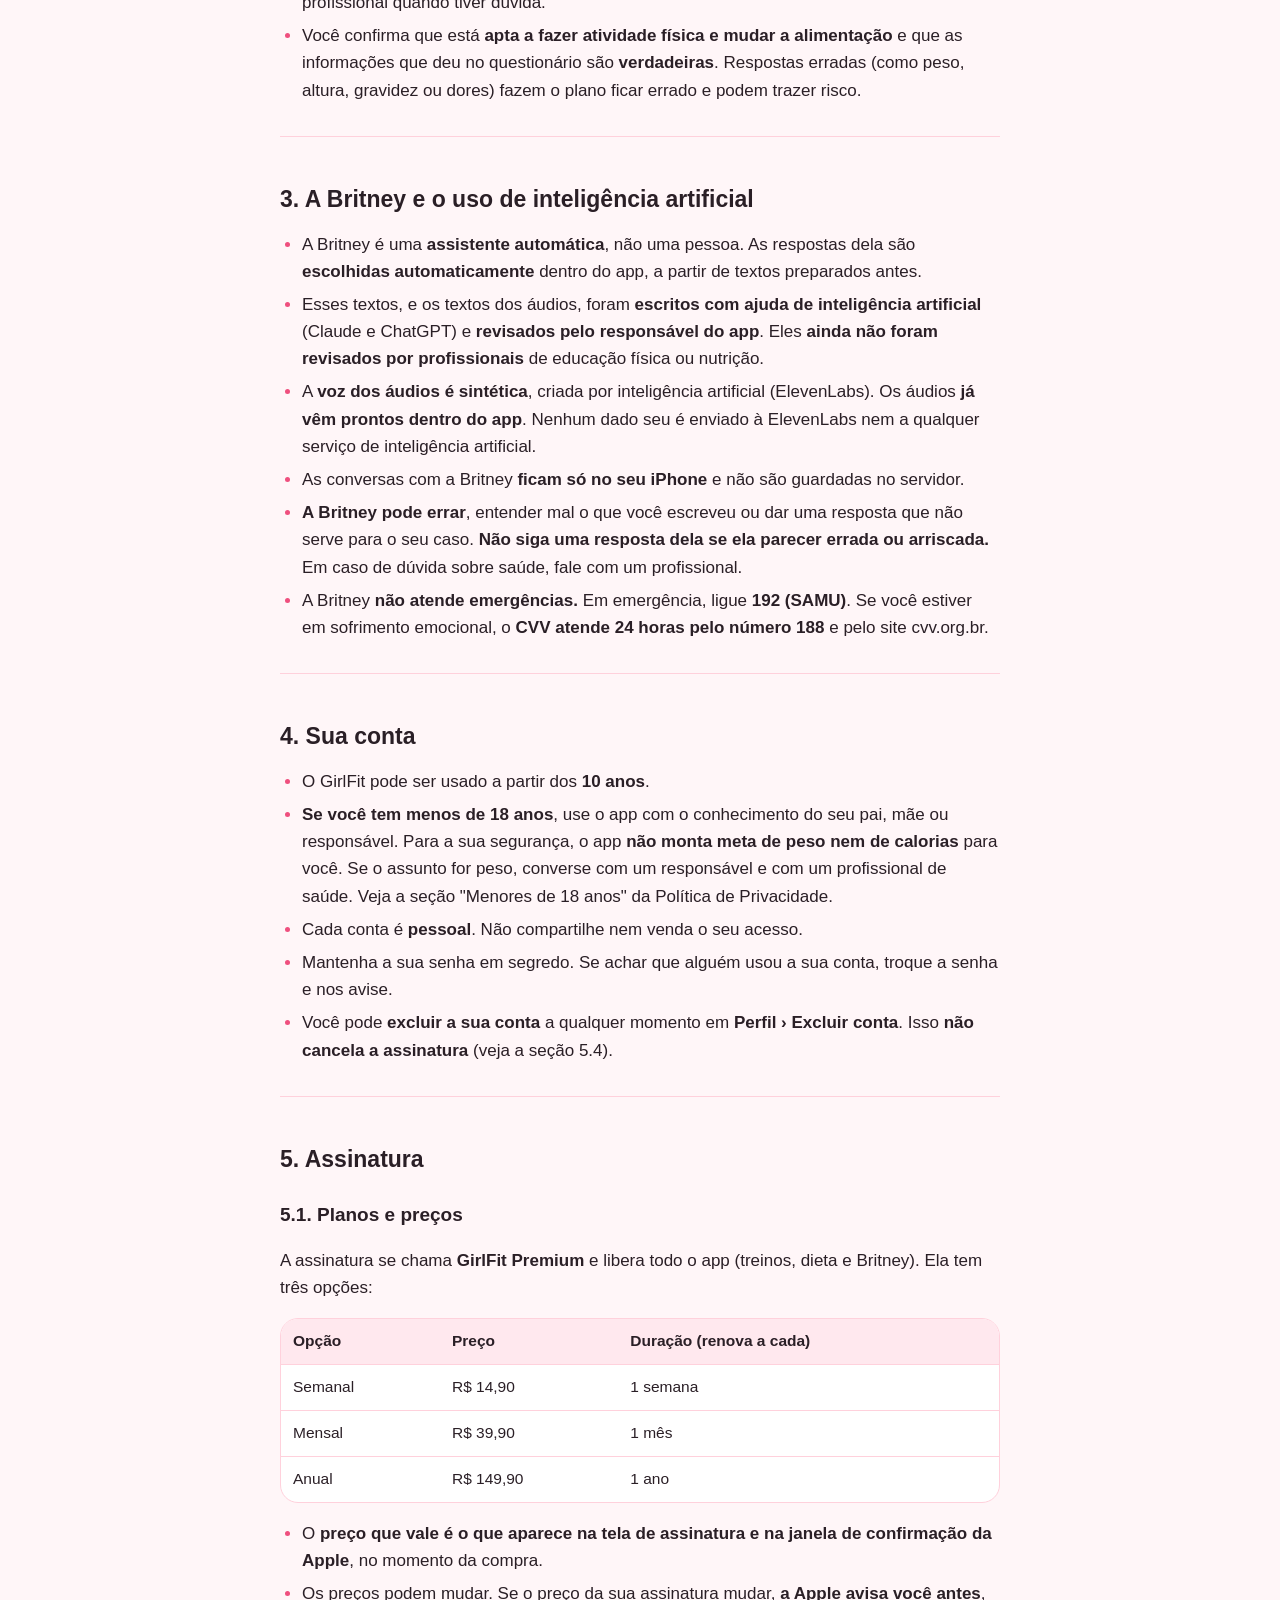
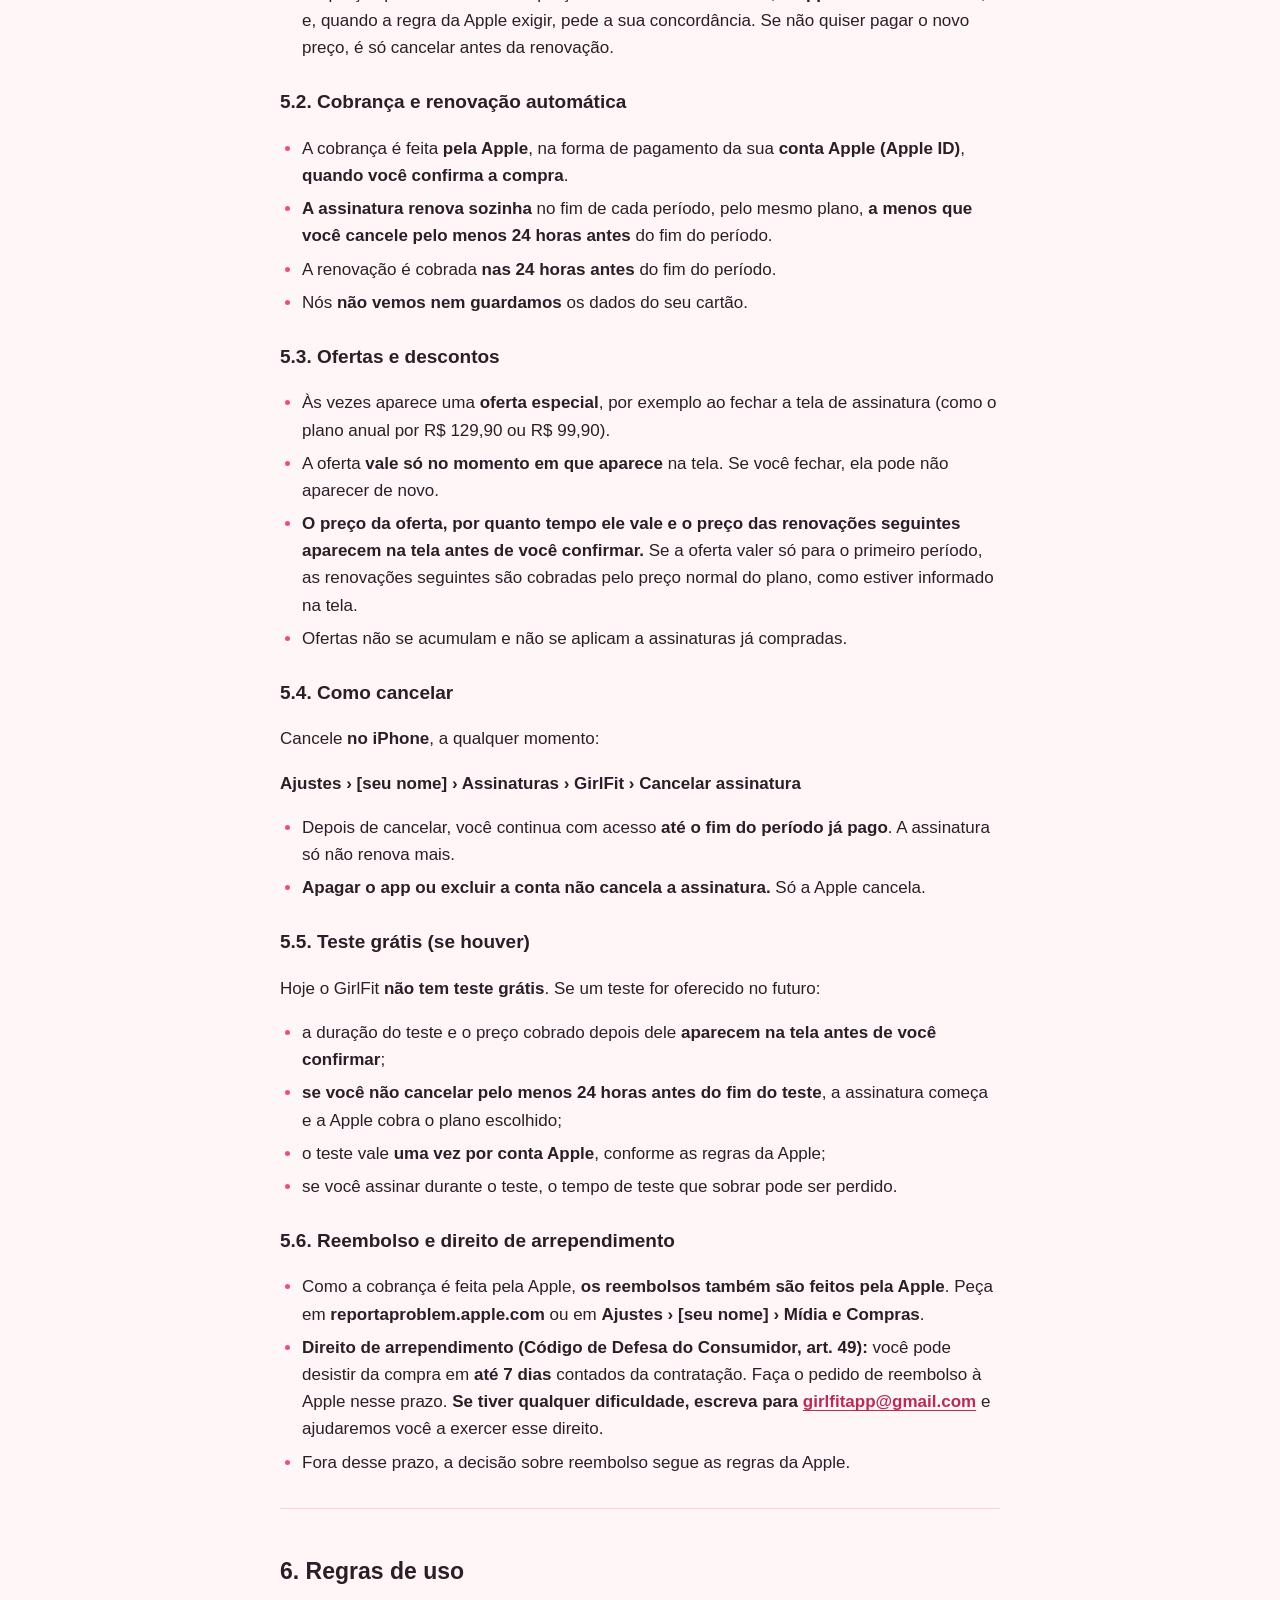
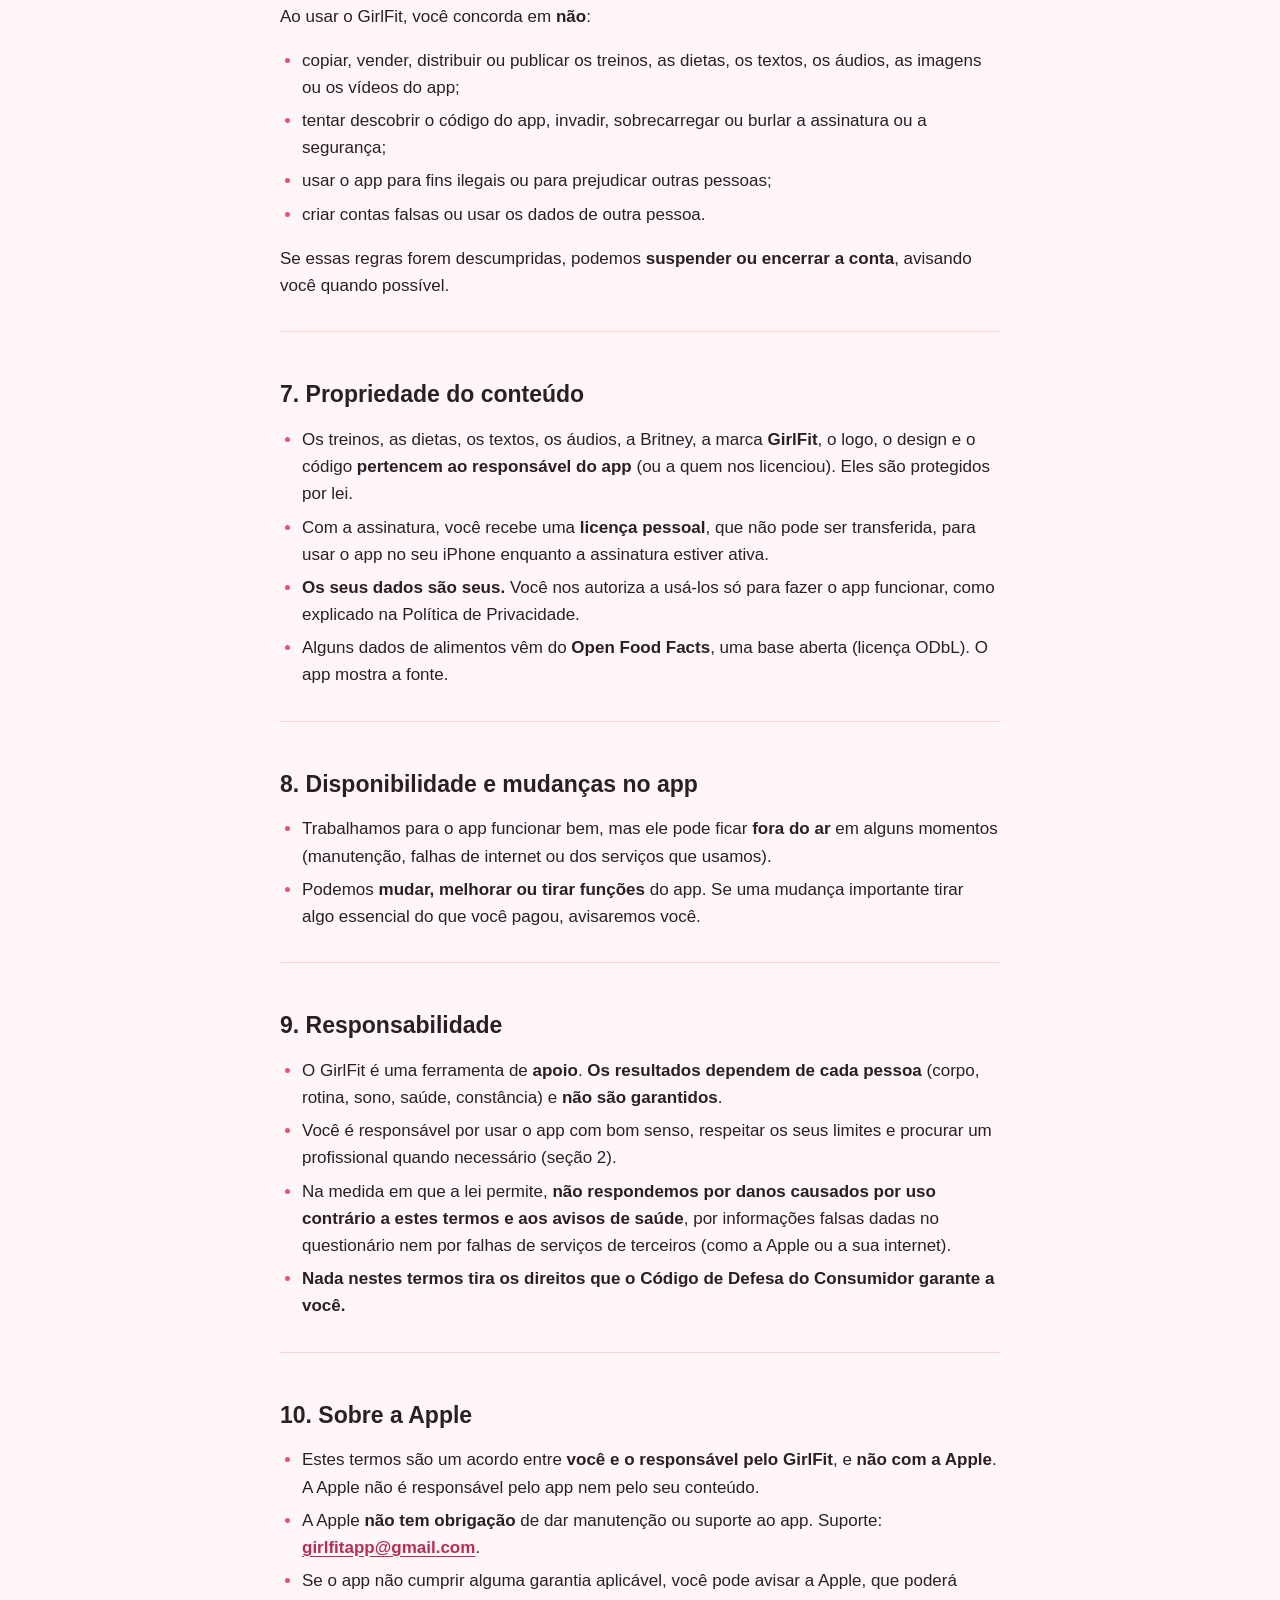
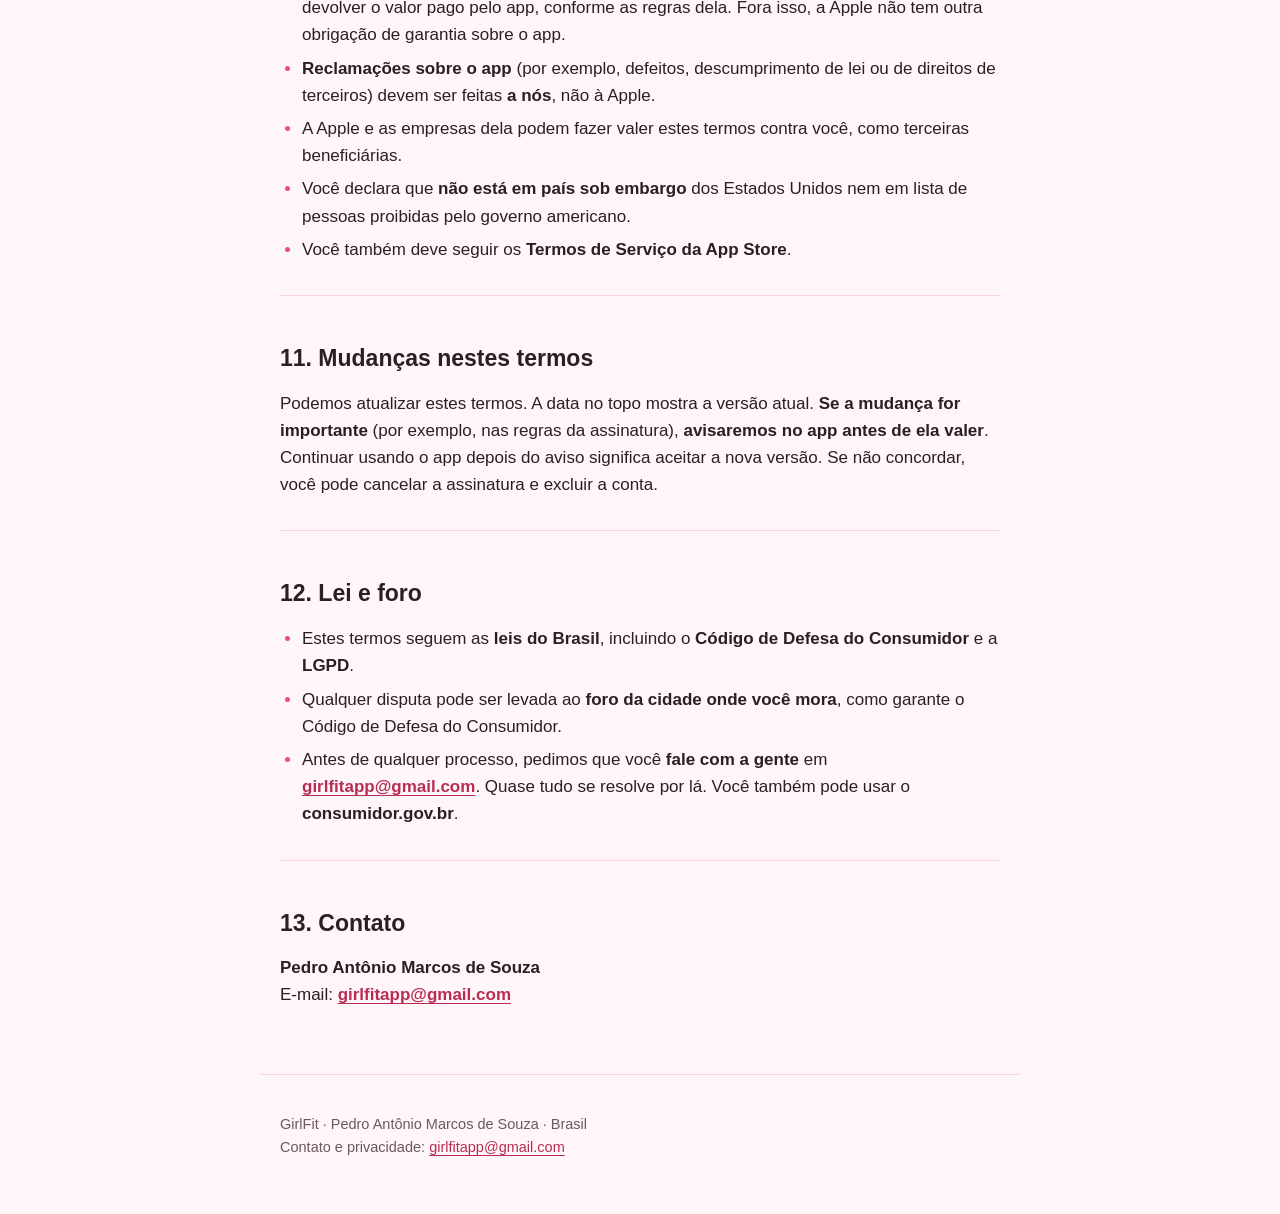
<file: termos/index.html>
<!DOCTYPE html>
<html lang="pt-BR">
<head>
<meta charset="utf-8">
<meta name="viewport" content="width=device-width, initial-scale=1, viewport-fit=cover">
<title>Termos de Uso · GirlFit</title>
<meta name="description" content="Regras de uso e assinatura do app GirlFit.">
<meta name="theme-color" content="#fff6f8" media="(prefers-color-scheme: light)">
<meta name="theme-color" content="#140f13" media="(prefers-color-scheme: dark)">
<link rel="canonical" href="https://pedrogoat23.github.io/girlfit-legal/termos/">
<link rel="icon" type="image/png" href="../assets/favicon.png">
<link rel="apple-touch-icon" href="../assets/icon.png">
<link rel="stylesheet" href="../assets/style.css">
</head>
<body>
<header class="top"><div class="top-inner">
<a class="brand" href="../"><img src="../assets/icon.png" alt="" width="34" height="34"><span>GirlFit</span></a>
<nav aria-label="Páginas"><a href="../termos/" aria-current="page">Termos</a><a href="../privacidade/">Privacidade</a></nav>
</div></header>
<main>
<h1>Termos de Uso do GirlFit</h1>
<p class="updated">Última atualização: 20 de novembro de 2026</p>
<details class="toc"><summary>Sumário</summary><ol><li><a href="#1-o-que-e-o-girlfit">1. O que é o GirlFit</a></li><li><a href="#2-avisos-de-saude-leia-com-atencao">2. Avisos de saúde (leia com atenção)</a></li><li><a href="#3-a-britney-e-o-uso-de-inteligencia-artificial">3. A Britney e o uso de inteligência artificial</a></li><li><a href="#4-sua-conta">4. Sua conta</a></li><li><a href="#5-assinatura">5. Assinatura</a></li><li><a href="#6-regras-de-uso">6. Regras de uso</a></li><li><a href="#7-propriedade-do-conteudo">7. Propriedade do conteúdo</a></li><li><a href="#8-disponibilidade-e-mudancas-no-app">8. Disponibilidade e mudanças no app</a></li><li><a href="#9-responsabilidade">9. Responsabilidade</a></li><li><a href="#10-sobre-a-apple">10. Sobre a Apple</a></li><li><a href="#11-mudancas-nestes-termos">11. Mudanças nestes termos</a></li><li><a href="#12-lei-e-foro">12. Lei e foro</a></li><li><a href="#13-contato">13. Contato</a></li></ol></details>
<p>Estes termos são as regras de uso do app <strong>GirlFit</strong>. Ao criar a conta ou assinar, você concorda com eles e com a nossa <a href="https://pedrogoat23.github.io/girlfit-legal/privacidade/">Política de Privacidade</a>. Se não concordar, não use o app.</p>
<p>Estes Termos valem <strong>junto com o Contrato de Licença de Usuário Final padrão da Apple</strong> (<a href="https://www.apple.com/legal/internet-services/itunes/dev/stdeula/">Standard EULA</a>). Eles detalham as regras do GirlFit e não tiram nenhum direito que esse contrato ou a lei brasileira dão a você.</p>
<p>O GirlFit é oferecido por <strong>Pedro Antônio Marcos de Souza</strong>, pessoa física, no Brasil. Contato: <strong><a href="mailto:girlfitapp@gmail.com">girlfitapp@gmail.com</a></strong>.</p>
<hr>
<h2 id="1-o-que-e-o-girlfit">1. O que é o GirlFit</h2>
<p>O GirlFit é um app de <strong>treino feminino</strong> (foco em glúteos, pernas e abdômen, em casa ou na academia) com <strong>dieta flexível</strong> e a assistente <strong>Britney</strong>, que conversa por chat e manda áudios. O app monta o plano a partir das respostas que você dá no questionário inicial.</p>
<p>O GirlFit funciona <strong>só por assinatura</strong>. Não existe versão gratuita.</p>
<hr>
<h2 id="2-avisos-de-saude-leia-com-atencao">2. Avisos de saúde (leia com atenção)</h2>
<ul><li><strong>O GirlFit não substitui médico, nutricionista nem educador físico.</strong> O conteúdo é educativo e geral. Ele não é diagnóstico, tratamento nem prescrição individual.</li><li><strong>Antes de começar</strong> qualquer treino ou dieta, converse com um profissional de saúde, principalmente se você:<ul><li>está <strong>grávida</strong>, <strong>amamentando</strong> ou teve bebê há pouco tempo (pós-parto);</li><li>tem <strong>lesão</strong>, dor nas articulações ou na coluna, ou passou por cirurgia;</li><li>tem doença do coração, pressão alta, diabetes, problema na tireoide ou outra condição de saúde;</li><li>tem ou já teve <strong>transtorno alimentar</strong> (como anorexia, bulimia ou compulsão);</li><li>toma remédios que afetam o peso, o apetite ou o coração.</li></ul></li><li><strong>Pare o exercício na hora</strong> se sentir dor forte, tontura, falta de ar fora do normal, dor no peito ou qualquer mal-estar. Procure atendimento se precisar.</li><li><strong>Calorias, macronutrientes e metas são estimativas.</strong> Elas usam fórmulas para a média das pessoas e podem não servir para o seu caso.</li><li>O app pergunta a sua <strong>idade</strong> e usa ela nos cálculos. <strong>Menores de 18 anos não recebem meta de peso nem de calorias:</strong> o plano fica com treino e alimentação equilibrada. De <strong>10 a 14 anos</strong>, o treino é <strong>mais leve</strong> (carga moderada, sem barra livre pesada e sem exercícios de técnica avançada).</li><li>O app tem <strong>travas de segurança</strong>: não corta calorias na gravidez e na amamentação, não monta dieta automática no pós-parto e não sugere metas de peso abaixo do saudável. <strong>Essas travas não substituem um profissional.</strong></li><li><strong>Transparência:</strong> os treinos, as dietas e as respostas da Britney foram preparados com ajuda de inteligência artificial e revisados pelo responsável do app, mas <strong>ainda não foram revisados por educador físico nem por nutricionista</strong>. Use com bom senso e procure um profissional quando tiver dúvida.</li><li>Você confirma que está <strong>apta a fazer atividade física e mudar a alimentação</strong> e que as informações que deu no questionário são <strong>verdadeiras</strong>. Respostas erradas (como peso, altura, gravidez ou dores) fazem o plano ficar errado e podem trazer risco.</li></ul>
<hr>
<h2 id="3-a-britney-e-o-uso-de-inteligencia-artificial">3. A Britney e o uso de inteligência artificial</h2>
<ul><li>A Britney é uma <strong>assistente automática</strong>, não uma pessoa. As respostas dela são <strong>escolhidas automaticamente</strong> dentro do app, a partir de textos preparados antes.</li><li>Esses textos, e os textos dos áudios, foram <strong>escritos com ajuda de inteligência artificial</strong> (Claude e ChatGPT) e <strong>revisados pelo responsável do app</strong>. Eles <strong>ainda não foram revisados por profissionais</strong> de educação física ou nutrição.</li><li>A <strong>voz dos áudios é sintética</strong>, criada por inteligência artificial (ElevenLabs). Os áudios <strong>já vêm prontos dentro do app</strong>. Nenhum dado seu é enviado à ElevenLabs nem a qualquer serviço de inteligência artificial.</li><li>As conversas com a Britney <strong>ficam só no seu iPhone</strong> e não são guardadas no servidor.</li><li><strong>A Britney pode errar</strong>, entender mal o que você escreveu ou dar uma resposta que não serve para o seu caso. <strong>Não siga uma resposta dela se ela parecer errada ou arriscada.</strong> Em caso de dúvida sobre saúde, fale com um profissional.</li><li>A Britney <strong>não atende emergências.</strong> Em emergência, ligue <strong>192 (SAMU)</strong>. Se você estiver em sofrimento emocional, o <strong>CVV atende 24 horas pelo número 188</strong> e pelo site cvv.org.br.</li></ul>
<hr>
<h2 id="4-sua-conta">4. Sua conta</h2>
<ul><li>O GirlFit pode ser usado a partir dos <strong>10 anos</strong>.</li><li><strong>Se você tem menos de 18 anos</strong>, use o app com o conhecimento do seu pai, mãe ou responsável. Para a sua segurança, o app <strong>não monta meta de peso nem de calorias</strong> para você. Se o assunto for peso, converse com um responsável e com um profissional de saúde. Veja a seção "Menores de 18 anos" da Política de Privacidade.</li><li>Cada conta é <strong>pessoal</strong>. Não compartilhe nem venda o seu acesso.</li><li>Mantenha a sua senha em segredo. Se achar que alguém usou a sua conta, troque a senha e nos avise.</li><li>Você pode <strong>excluir a sua conta</strong> a qualquer momento em <strong>Perfil › Excluir conta</strong>. Isso <strong>não cancela a assinatura</strong> (veja a seção 5.4).</li></ul>
<hr>
<h2 id="5-assinatura">5. Assinatura</h2>
<h3 id="5-1-planos-e-precos">5.1. Planos e preços</h3>
<p>A assinatura se chama <strong>GirlFit Premium</strong> e libera todo o app (treinos, dieta e Britney). Ela tem três opções:</p>
<table><thead><tr><th>Opção</th><th>Preço</th><th>Duração (renova a cada)</th></tr></thead><tbody><tr><td data-label="Opção">Semanal</td><td data-label="Preço">R$ 14,90</td><td data-label="Duração (renova a cada)">1 semana</td></tr><tr><td data-label="Opção">Mensal</td><td data-label="Preço">R$ 39,90</td><td data-label="Duração (renova a cada)">1 mês</td></tr><tr><td data-label="Opção">Anual</td><td data-label="Preço">R$ 149,90</td><td data-label="Duração (renova a cada)">1 ano</td></tr></tbody></table>
<ul><li>O <strong>preço que vale é o que aparece na tela de assinatura e na janela de confirmação da Apple</strong>, no momento da compra.</li><li>Os preços podem mudar. Se o preço da sua assinatura mudar, <strong>a Apple avisa você antes</strong>, e, quando a regra da Apple exigir, pede a sua concordância. Se não quiser pagar o novo preço, é só cancelar antes da renovação.</li></ul>
<h3 id="5-2-cobranca-e-renovacao-automatica">5.2. Cobrança e renovação automática</h3>
<ul><li>A cobrança é feita <strong>pela Apple</strong>, na forma de pagamento da sua <strong>conta Apple (Apple ID)</strong>, <strong>quando você confirma a compra</strong>.</li><li><strong>A assinatura renova sozinha</strong> no fim de cada período, pelo mesmo plano, <strong>a menos que você cancele pelo menos 24 horas antes</strong> do fim do período.</li><li>A renovação é cobrada <strong>nas 24 horas antes</strong> do fim do período.</li><li>Nós <strong>não vemos nem guardamos</strong> os dados do seu cartão.</li></ul>
<h3 id="5-3-ofertas-e-descontos">5.3. Ofertas e descontos</h3>
<ul><li>Às vezes aparece uma <strong>oferta especial</strong>, por exemplo ao fechar a tela de assinatura (como o plano anual por R$ 129,90 ou R$ 99,90).</li><li>A oferta <strong>vale só no momento em que aparece</strong> na tela. Se você fechar, ela pode não aparecer de novo.</li><li><strong>O preço da oferta, por quanto tempo ele vale e o preço das renovações seguintes aparecem na tela antes de você confirmar.</strong> Se a oferta valer só para o primeiro período, as renovações seguintes são cobradas pelo preço normal do plano, como estiver informado na tela.</li><li>Ofertas não se acumulam e não se aplicam a assinaturas já compradas.</li></ul>
<h3 id="5-4-como-cancelar">5.4. Como cancelar</h3>
<p>Cancele <strong>no iPhone</strong>, a qualquer momento:</p>
<p><strong>Ajustes › [seu nome] › Assinaturas › GirlFit › Cancelar assinatura</strong></p>
<ul><li>Depois de cancelar, você continua com acesso <strong>até o fim do período já pago</strong>. A assinatura só não renova mais.</li><li><strong>Apagar o app ou excluir a conta não cancela a assinatura.</strong> Só a Apple cancela.</li></ul>
<h3 id="5-5-teste-gratis-se-houver">5.5. Teste grátis (se houver)</h3>
<p>Hoje o GirlFit <strong>não tem teste grátis</strong>. Se um teste for oferecido no futuro:</p>
<ul><li>a duração do teste e o preço cobrado depois dele <strong>aparecem na tela antes de você confirmar</strong>;</li><li><strong>se você não cancelar pelo menos 24 horas antes do fim do teste</strong>, a assinatura começa e a Apple cobra o plano escolhido;</li><li>o teste vale <strong>uma vez por conta Apple</strong>, conforme as regras da Apple;</li><li>se você assinar durante o teste, o tempo de teste que sobrar pode ser perdido.</li></ul>
<h3 id="5-6-reembolso-e-direito-de-arrependimento">5.6. Reembolso e direito de arrependimento</h3>
<ul><li>Como a cobrança é feita pela Apple, <strong>os reembolsos também são feitos pela Apple</strong>. Peça em <strong>reportaproblem.apple.com</strong> ou em <strong>Ajustes › [seu nome] › Mídia e Compras</strong>.</li><li><strong>Direito de arrependimento (Código de Defesa do Consumidor, art. 49):</strong> você pode desistir da compra em <strong>até 7 dias</strong> contados da contratação. Faça o pedido de reembolso à Apple nesse prazo. <strong>Se tiver qualquer dificuldade, escreva para <a href="mailto:girlfitapp@gmail.com">girlfitapp@gmail.com</a></strong> e ajudaremos você a exercer esse direito.</li><li>Fora desse prazo, a decisão sobre reembolso segue as regras da Apple.</li></ul>
<hr>
<h2 id="6-regras-de-uso">6. Regras de uso</h2>
<p>Ao usar o GirlFit, você concorda em <strong>não</strong>:</p>
<ul><li>copiar, vender, distribuir ou publicar os treinos, as dietas, os textos, os áudios, as imagens ou os vídeos do app;</li><li>tentar descobrir o código do app, invadir, sobrecarregar ou burlar a assinatura ou a segurança;</li><li>usar o app para fins ilegais ou para prejudicar outras pessoas;</li><li>criar contas falsas ou usar os dados de outra pessoa.</li></ul>
<p>Se essas regras forem descumpridas, podemos <strong>suspender ou encerrar a conta</strong>, avisando você quando possível.</p>
<hr>
<h2 id="7-propriedade-do-conteudo">7. Propriedade do conteúdo</h2>
<ul><li>Os treinos, as dietas, os textos, os áudios, a Britney, a marca <strong>GirlFit</strong>, o logo, o design e o código <strong>pertencem ao responsável do app</strong> (ou a quem nos licenciou). Eles são protegidos por lei.</li><li>Com a assinatura, você recebe uma <strong>licença pessoal</strong>, que não pode ser transferida, para usar o app no seu iPhone enquanto a assinatura estiver ativa.</li><li><strong>Os seus dados são seus.</strong> Você nos autoriza a usá-los só para fazer o app funcionar, como explicado na Política de Privacidade.</li><li>Alguns dados de alimentos vêm do <strong>Open Food Facts</strong>, uma base aberta (licença ODbL). O app mostra a fonte.</li></ul>
<hr>
<h2 id="8-disponibilidade-e-mudancas-no-app">8. Disponibilidade e mudanças no app</h2>
<ul><li>Trabalhamos para o app funcionar bem, mas ele pode ficar <strong>fora do ar</strong> em alguns momentos (manutenção, falhas de internet ou dos serviços que usamos).</li><li>Podemos <strong>mudar, melhorar ou tirar funções</strong> do app. Se uma mudança importante tirar algo essencial do que você pagou, avisaremos você.</li></ul>
<hr>
<h2 id="9-responsabilidade">9. Responsabilidade</h2>
<ul><li>O GirlFit é uma ferramenta de <strong>apoio</strong>. <strong>Os resultados dependem de cada pessoa</strong> (corpo, rotina, sono, saúde, constância) e <strong>não são garantidos</strong>.</li><li>Você é responsável por usar o app com bom senso, respeitar os seus limites e procurar um profissional quando necessário (seção 2).</li><li>Na medida em que a lei permite, <strong>não respondemos por danos causados por uso contrário a estes termos e aos avisos de saúde</strong>, por informações falsas dadas no questionário nem por falhas de serviços de terceiros (como a Apple ou a sua internet).</li><li><strong>Nada nestes termos tira os direitos que o Código de Defesa do Consumidor garante a você.</strong></li></ul>
<hr>
<h2 id="10-sobre-a-apple">10. Sobre a Apple</h2>
<ul><li>Estes termos são um acordo entre <strong>você e o responsável pelo GirlFit</strong>, e <strong>não com a Apple</strong>. A Apple não é responsável pelo app nem pelo seu conteúdo.</li><li>A Apple <strong>não tem obrigação</strong> de dar manutenção ou suporte ao app. Suporte: <strong><a href="mailto:girlfitapp@gmail.com">girlfitapp@gmail.com</a></strong>.</li><li>Se o app não cumprir alguma garantia aplicável, você pode avisar a Apple, que poderá devolver o valor pago pelo app, conforme as regras dela. Fora isso, a Apple não tem outra obrigação de garantia sobre o app.</li><li><strong>Reclamações sobre o app</strong> (por exemplo, defeitos, descumprimento de lei ou de direitos de terceiros) devem ser feitas <strong>a nós</strong>, não à Apple.</li><li>A Apple e as empresas dela podem fazer valer estes termos contra você, como terceiras beneficiárias.</li><li>Você declara que <strong>não está em país sob embargo</strong> dos Estados Unidos nem em lista de pessoas proibidas pelo governo americano.</li><li>Você também deve seguir os <strong>Termos de Serviço da App Store</strong>.</li></ul>
<hr>
<h2 id="11-mudancas-nestes-termos">11. Mudanças nestes termos</h2>
<p>Podemos atualizar estes termos. A data no topo mostra a versão atual. <strong>Se a mudança for importante</strong> (por exemplo, nas regras da assinatura), <strong>avisaremos no app antes de ela valer</strong>. Continuar usando o app depois do aviso significa aceitar a nova versão. Se não concordar, você pode cancelar a assinatura e excluir a conta.</p>
<hr>
<h2 id="12-lei-e-foro">12. Lei e foro</h2>
<ul><li>Estes termos seguem as <strong>leis do Brasil</strong>, incluindo o <strong>Código de Defesa do Consumidor</strong> e a <strong>LGPD</strong>.</li><li>Qualquer disputa pode ser levada ao <strong>foro da cidade onde você mora</strong>, como garante o Código de Defesa do Consumidor.</li><li>Antes de qualquer processo, pedimos que você <strong>fale com a gente</strong> em <strong><a href="mailto:girlfitapp@gmail.com">girlfitapp@gmail.com</a></strong>. Quase tudo se resolve por lá. Você também pode usar o <strong>consumidor.gov.br</strong>.</li></ul>
<hr>
<h2 id="13-contato">13. Contato</h2>
<p><strong>Pedro Antônio Marcos de Souza</strong><br>E-mail: <strong><a href="mailto:girlfitapp@gmail.com">girlfitapp@gmail.com</a></strong></p>
</main>
<footer>
<p>GirlFit · Pedro Antônio Marcos de Souza · Brasil<br>
Contato e privacidade: <a href="mailto:girlfitapp@gmail.com">girlfitapp@gmail.com</a></p>
</footer>
</body>
</html>
</file>
<file: assets/style.css>
/* GirlFit: páginas legais. Cores do app (theme/brand). Sem fontes nem scripts externos. */
:root {
	--bg: #fff6f8;
	--card: #ffffff;
	--ink: #2a1f26;
	--muted: #6b5862;
	--line: #ffd1dc;
	--soft: #ffe8ee;
	--pink: #ef4f7e;
	--pink-strong: #b82c57;
	--radius: 18px;
}

@media (prefers-color-scheme: dark) {
	:root {
		--bg: #140f13;
		--card: #1e171c;
		--ink: #f7eef2;
		--muted: #c2adb7;
		--line: #3a2531;
		--soft: #2e1c26;
		--pink: #ff8fb0;
		--pink-strong: #ff8fb0;
	}
}

* {
	box-sizing: border-box;
}

html {
	-webkit-text-size-adjust: 100%;
}

body {
	margin: 0;
	background: var(--bg);
	color: var(--ink);
	font: 17px/1.6 -apple-system, BlinkMacSystemFont, "SF Pro Text", "Segoe UI", Roboto, Helvetica, Arial,
		sans-serif;
}

a {
	color: var(--pink-strong);
	text-underline-offset: 3px;
}

.top {
	position: sticky;
	top: 0;
	z-index: 2;
	background: color-mix(in srgb, var(--bg) 88%, transparent);
	-webkit-backdrop-filter: blur(12px);
	backdrop-filter: blur(12px);
	border-bottom: 1px solid var(--line);
}

.top-inner {
	max-width: 760px;
	margin: 0 auto;
	padding: 10px 20px;
	display: flex;
	align-items: center;
	justify-content: space-between;
	gap: 12px;
}

.brand {
	display: flex;
	align-items: center;
	gap: 10px;
	color: var(--ink);
	text-decoration: none;
	font-weight: 800;
	font-size: 19px;
	letter-spacing: -0.01em;
}

.brand img {
	width: 34px;
	height: 34px;
	border-radius: 9px;
}

nav {
	display: flex;
	gap: 6px;
}

nav a {
	padding: 7px 12px;
	border-radius: 999px;
	font-size: 15px;
	font-weight: 600;
	text-decoration: none;
	color: var(--muted);
}

nav a[aria-current="page"] {
	background: var(--soft);
	color: var(--pink-strong);
}

main {
	max-width: 760px;
	margin: 0 auto;
	padding: 28px 20px 48px;
}

h1 {
	font-size: 32px;
	line-height: 1.15;
	letter-spacing: -0.02em;
	margin: 8px 0 6px;
}

h2 {
	font-size: 23px;
	line-height: 1.25;
	margin: 40px 0 10px;
	padding-top: 8px;
	scroll-margin-top: 72px;
}

h3 {
	font-size: 19px;
	margin: 26px 0 8px;
	scroll-margin-top: 72px;
}

p,
li {
	overflow-wrap: anywhere;
}

ul {
	padding-left: 22px;
}

li {
	margin: 6px 0;
}

li::marker {
	color: var(--pink);
}

strong {
	font-weight: 700;
}

hr {
	border: 0;
	border-top: 1px solid var(--line);
	margin: 32px 0 0;
}

.updated {
	color: var(--muted);
	font-size: 15px;
}

.toc {
	background: var(--card);
	border: 1px solid var(--line);
	border-radius: var(--radius);
	padding: 14px 18px;
	margin: 22px 0 8px;
}

.toc summary {
	cursor: pointer;
	font-weight: 700;
	color: var(--pink-strong);
}

.toc ol {
	margin: 10px 0 2px;
	padding-left: 20px;
}

.toc li {
	margin: 4px 0;
}

table {
	width: 100%;
	border-collapse: separate;
	border-spacing: 0;
	background: var(--card);
	border: 1px solid var(--line);
	border-radius: var(--radius);
	overflow: hidden;
	margin: 14px 0;
	font-size: 15.5px;
}

th,
td {
	text-align: left;
	vertical-align: top;
	padding: 10px 12px;
	border-bottom: 1px solid var(--line);
}

th {
	background: var(--soft);
	font-weight: 700;
}

tr:last-child td {
	border-bottom: 0;
}

/* No iPhone, cada linha da tabela vira um cartão (nada de rolar pro lado). */
@media (max-width: 640px) {
	body {
		font-size: 16.5px;
	}

	h1 {
		font-size: 28px;
	}

	nav a {
		padding: 7px 9px;
		font-size: 14px;
	}

	.brand span {
		display: none;
	}

	table,
	tbody,
	tr,
	td {
		display: block;
		width: 100%;
	}

	table {
		border: 0;
		background: none;
	}

	thead {
		display: none;
	}

	tr {
		background: var(--card);
		border: 1px solid var(--line);
		border-radius: var(--radius);
		margin: 0 0 12px;
		padding: 4px 0;
	}

	td {
		border: 0;
		padding: 6px 14px;
	}

	td::before {
		content: attr(data-label);
		display: block;
		font-size: 12.5px;
		font-weight: 700;
		text-transform: uppercase;
		letter-spacing: 0.04em;
		color: var(--pink-strong);
	}
}

.hero {
	text-align: center;
	padding: 24px 0 8px;
}

.hero img {
	width: 96px;
	height: 96px;
	border-radius: 24px;
	box-shadow: 0 12px 32px rgba(239, 79, 126, 0.28);
}

.hero p {
	color: var(--muted);
	max-width: 460px;
	margin: 8px auto 0;
}

.cards {
	display: grid;
	gap: 14px;
	margin: 28px 0;
}

.card {
	display: block;
	background: var(--card);
	border: 1px solid var(--line);
	border-radius: var(--radius);
	padding: 18px 20px;
	text-decoration: none;
	color: var(--ink);
}

.card strong {
	display: block;
	font-size: 19px;
	color: var(--pink-strong);
}

.card span {
	color: var(--muted);
	font-size: 15.5px;
}

footer {
	max-width: 760px;
	margin: 0 auto;
	padding: 24px 20px 40px;
	border-top: 1px solid var(--line);
	color: var(--muted);
	font-size: 14.5px;
}
</file>
